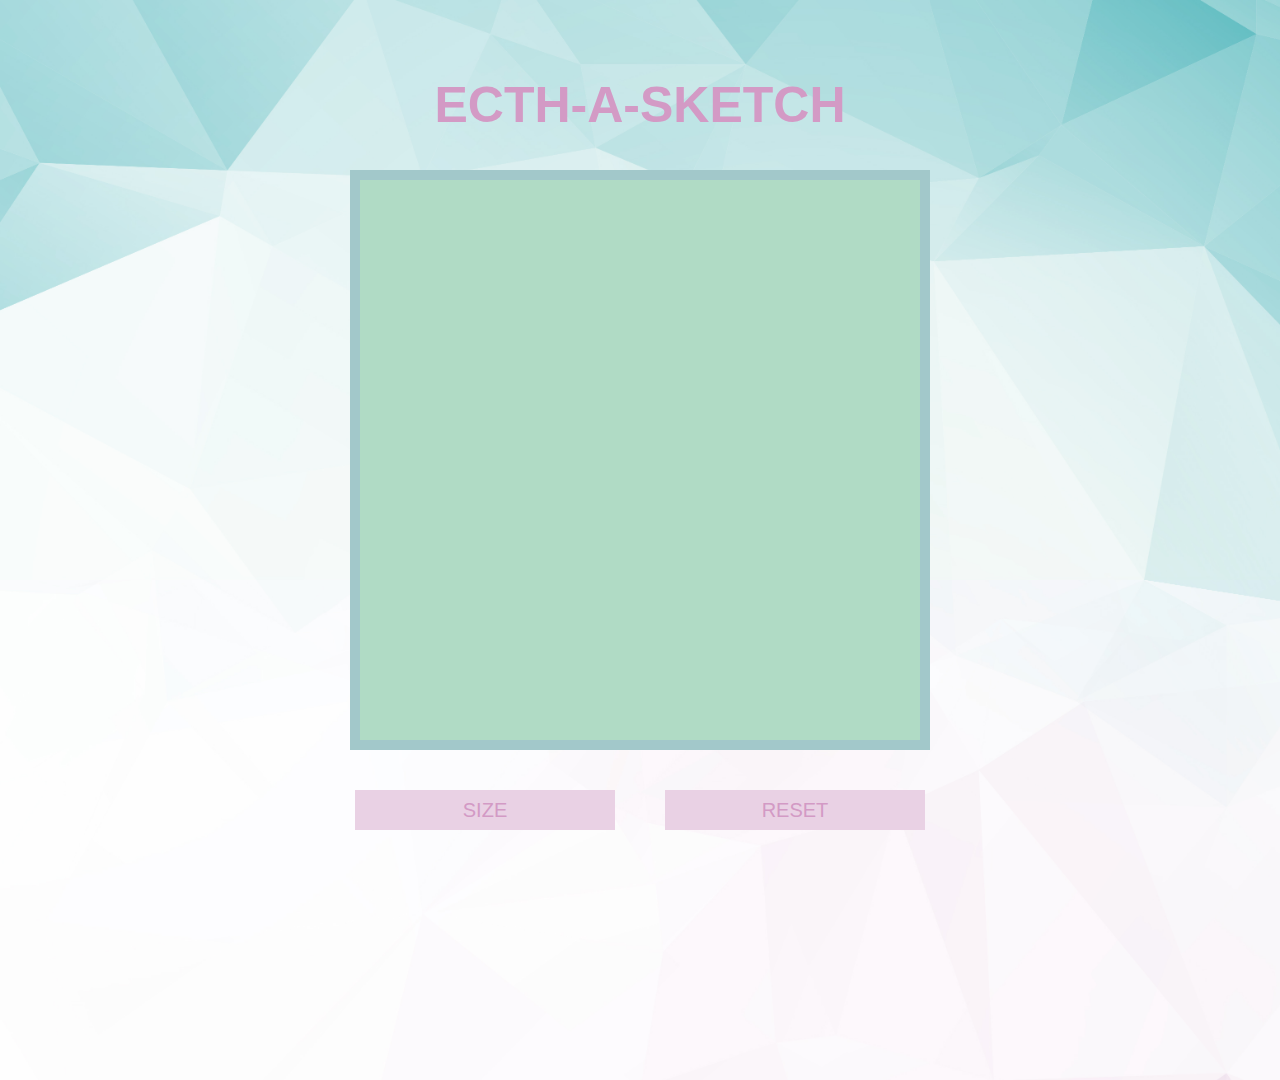
<file: Etch-A-Sketch/index.html>
<!DOCTYPE html>
<html>
	<head>
		<meta charset="utf-8" />
		<meta name="viewport" content="width=device-width, initial-scale=1">
		<link rel="stylesheet" type="text/css" href="reset.css"/>
		<link rel="stylesheet" type="text/css" href="style.css"/>
		<script src="https://ajax.googleapis.com/ajax/libs/jquery/3.2.1/jquery.min.js">
		</script>
		<title>ETCH-A-SKETCH</title>
	</head>
	<body>
		<script type="text/javascript">
			const body = document.querySelector("body");
			
			//add h2 in body 
			const h2 = document.createElement("h2");
			h2.classList.add("title");
			h2.textContent="ECTH-A-SKETCH";
			body.appendChild(h2);
			
			//add container(div) in body
			const container = document.createElement("div");
			container.classList.add("container");
			body.appendChild(container);
			
			// //add pixel boxes (smaller div) in container
			// const pixelBox = document.createElement("div");
			// pixelBox.classList.add("pixel");
			// container.appendChild(pixelBox);
			
			//create four buttons
			const btnContainer = document.createElement("div");
			btnContainer.classList.add("buttonContainer");
			body.appendChild(btnContainer);
			
		
			
			let btnSize = document.createElement("button");
			btnSize.classList.add("btn");
			btnSize.innerHTML="SIZE";
			btnContainer.appendChild(btnSize);
			
		
			let btnReset = document.createElement("button");
			btnReset.classList.add("btn");
			btnReset.innerHTML="RESET";
			btnContainer.appendChild(btnReset);
			
			
			
			let number =10;
			function grid(number){
				for(let i =0;i<number*number;i++){
						let cell = document.createElement("div");
						cell.classList.add("cell");
						container.appendChild(cell);
						console.log(cell.style.width =(container.offsetWidth-20)/number + "px");
						cell.style.height = cell.style.width;
						cell.style.float="left";
						cell.style.backgroundColor="#b0dbc5";
					
				}
					
				sketch();
				
			}
			grid(number);
			
			
			btnReset.addEventListener('click', function(){
				let cell = document.getElementsByClassName("cell");
				
					for(var i = 0; i<cell.length; i++){
						cell[i].style.backgroundColor="#b0dbc5";
					}
			})
			
			let size;
			btnSize.addEventListener('click', function(){
				do{
					 size= prompt("enter the size of your grid. NOTE: size should be greater than zero");	
				}while(parseInt(size)<0);
				clearGrid();
				grid(parseInt(size));
				
			})
			
			function clearGrid(){
				let cell = document.getElementsByClassName("cell");
				for (i=0;i<cell.length;i++)
				    {
				        while (container.hasChildNodes()) {
				            container.removeChild(container.lastChild);
				           }
				    }
			}
			
			
			function sketch(){
				let cell = document.getElementsByClassName('cell');
				for(var i =0; i<cell.length;i++){
				cell[i].addEventListener('mouseover', function(){
					this.style.backgroundColor="#ffe3e1";
				});
			}
			}
			
			
			
			
			
			
			
			
		
			
			
			
		</script>
		
	</body>
</html>
</file>
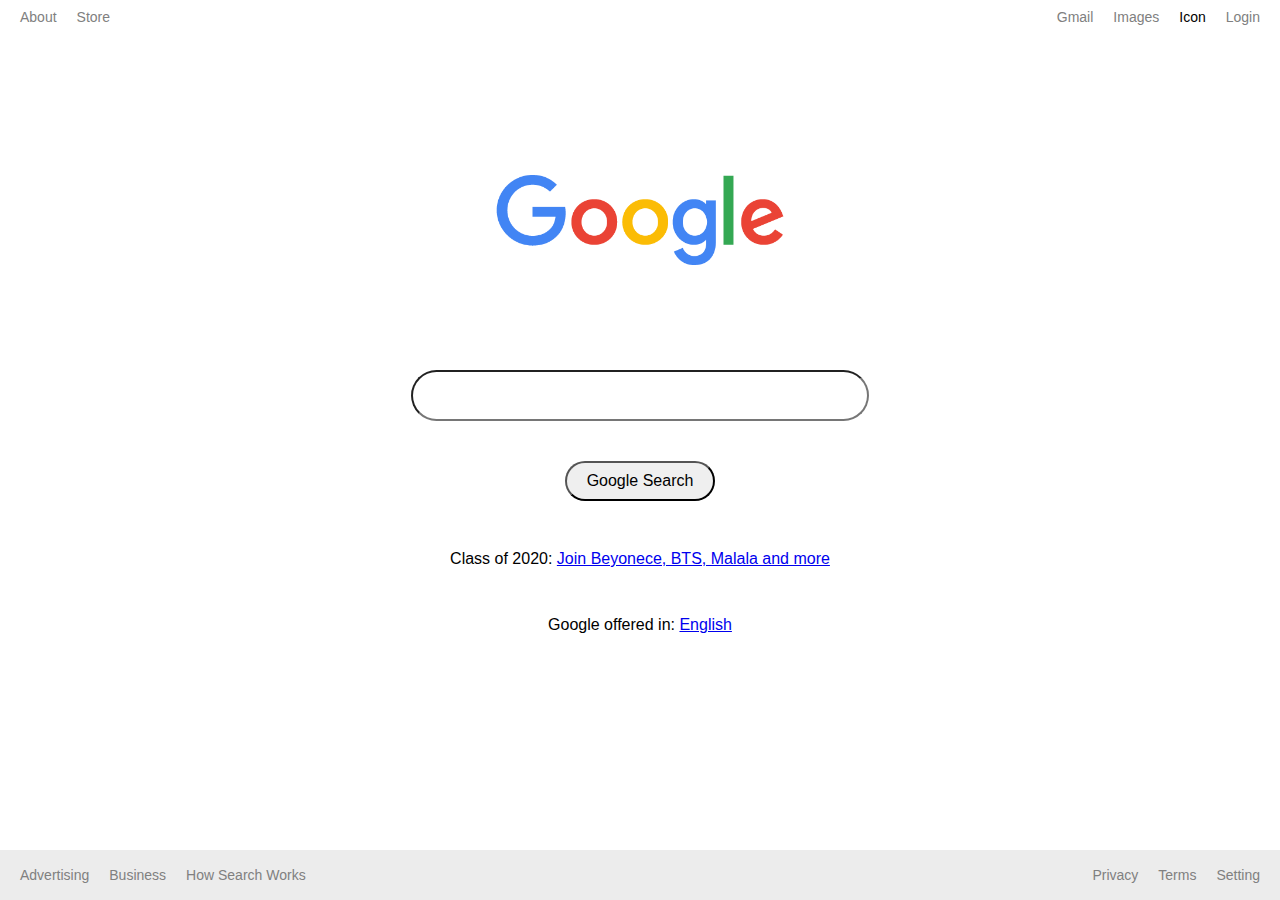
<file: Google-homepage/index.html>
<!DOCTYPE html>
<html>
	<head>
		<meta charset="utf-8" />
		<title>Google</title>
		<link rel="stylesheet" type="text/css" href="reset.css"/>
		<link rel="stylesheet" type="text/css" href="style.css"/>
	</head>
	<body>
		<div class="top">
			<ul class="left">
				<li><a href="#" class="links">About</a></li>
				<li><a href="#" class="links">Store</a></li>
			</ul>
			<ul class="right">
				<li><a href="#" class="links">Gmail</a></li>
				<li><a href="#" class="links">Images</a></li>
				<li>Icon</li>
				<li><a href="#" class="links">Login</a></li>
			</ul>
		</div>
		
		<div class="main">
			<div class="logo">
				<img src="images/google-logo.png" >
			</div>
			<div class="searchbox">
				<input type="text" name="" id="" value="" />
			</div>
			<div class="button">
				<input type="button" value="Google Search">
			</div>
			<p class="classSuggestions">Class of 2020: <a href="#">Join Beyonece, BTS, Malala and more</a></p>
			<p class="translation">
				Google offered in: <a href="#">English</a>
			</p>
		</div>
		
		<div class="footer">
			<ul class="left">
				<li><a href="#" class="links">Advertising</a></li>
				<li><a href="#" class="links">Business</a></li>
				<li><a href="#" class="links">How Search Works</a></li>
			</ul>
			<ul class="right">
				<li><a href="#" class="links">Privacy</a></li>
				<li><a href="#" class="links">Terms</a></li>
				<li><a href="#" class="links">Setting</a></li>
			</ul>
		</div>
	</body>
</html>
</file>
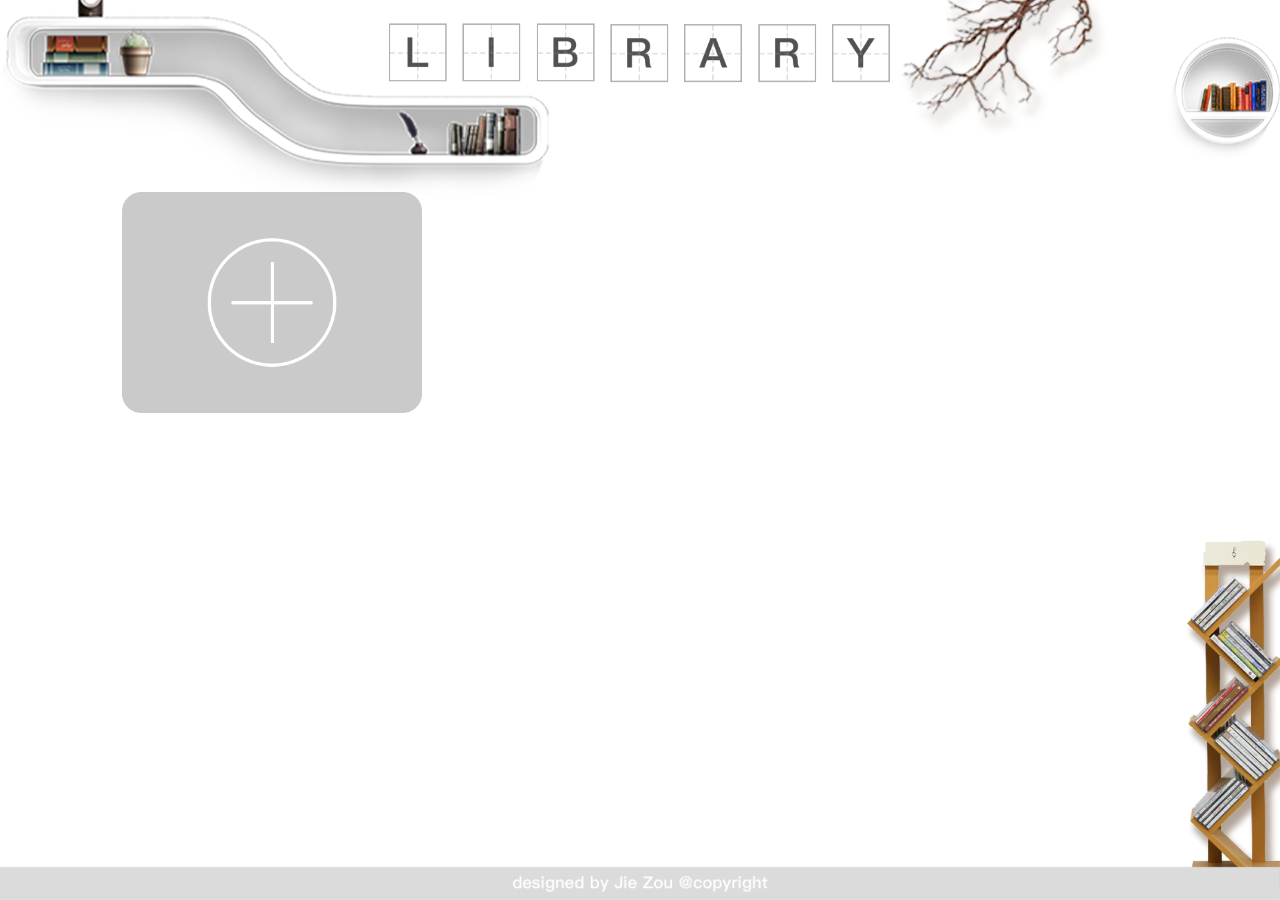
<file: Library/index.html>
<!DOCTYPE html>
<html>
	<head>
		<meta charset="utf-8" />
		<title>Library</title>
		<link rel="stylesheet" type="text/css" href="css/reset.css"/>
		<link rel="stylesheet" type="text/css" href="css/library.css"/>
	</head>
	<body>
		<!-- top -->
		<div class="top">
			<img src="img/toparea.png" alt="">
		</div>
		
		<!-- main -->
		
		<div class="main">
			<!-- <div class="book">
				<div class="left">
					<div class="title">
						<label class="tab">Book:<br></label>
						<label class="content" for="book">The Ugly Duckling</br></label>
					</div>
					
					<div class="author">
						<label class="tab">Author:<br></label>
						<label for="author" class="content">Hans Christian Andersen</br></label>
					</div>
					
					<div class="page">
						<label for="" class="tab">Page:</label>
						<label for="" class="content">32</label>
					</div>
					
				</div><!-- end of left -->
				
				<!-- <div class="right">
					<img src="./img/read_button.png" alt="" class="condition">
					<img src="img/delete.png" alt="" class="delete">
				</div>
			</div> --><!-- end of book --> 
			
			<div class="card">
				<img src="img/add_newbook.png" alt="" id="new">
			</div>
		</div> <!-- end of main -->
		
		
		<div class="bookshelf">
				<img src="img/bookshelf.png" alt="">
		</div>
		
		
		<div id='mask'>
			<div id="close">x</div>
			<div class="formTitle">Add New Book</div>
			
			<form action="" id = "form">
				
				<div class="formContent">
					Book name:<br>
					<input type="text" class="text">
				</div>
				<div class="formContent">
					Author:<br>
					<input type="text" class="text">
				</div>
				<div class="formContent">
					Page:<br>
					<input type="text" class="text">
				</div>
				<div class="formContent">
					Status:
					<div class="img">
						<label class='sta'>READ</label><input type="radio" name="status" id="read" value="read" />
						<label class='sta'>UNREAD</label><input type="radio" name="status" id="unread" value="unread" />
						<!-- <img src="img/read_nor.png" name="status" alt="" class="read">
						<img src="img/unread_nor.png" name="status1" alt="" class="unread"> -->
					</div>
				</div>
				<button type="button" id='submit'>submit</button>
			</form>
		</div>
		<!-- footer -->
		<div class="footer">
			<img src="img/footer_nor.png" >
		</div>
		<script src="js/library.js" type="text/javascript" charset="utf-8"></script>
	</body>
</html>
</file>
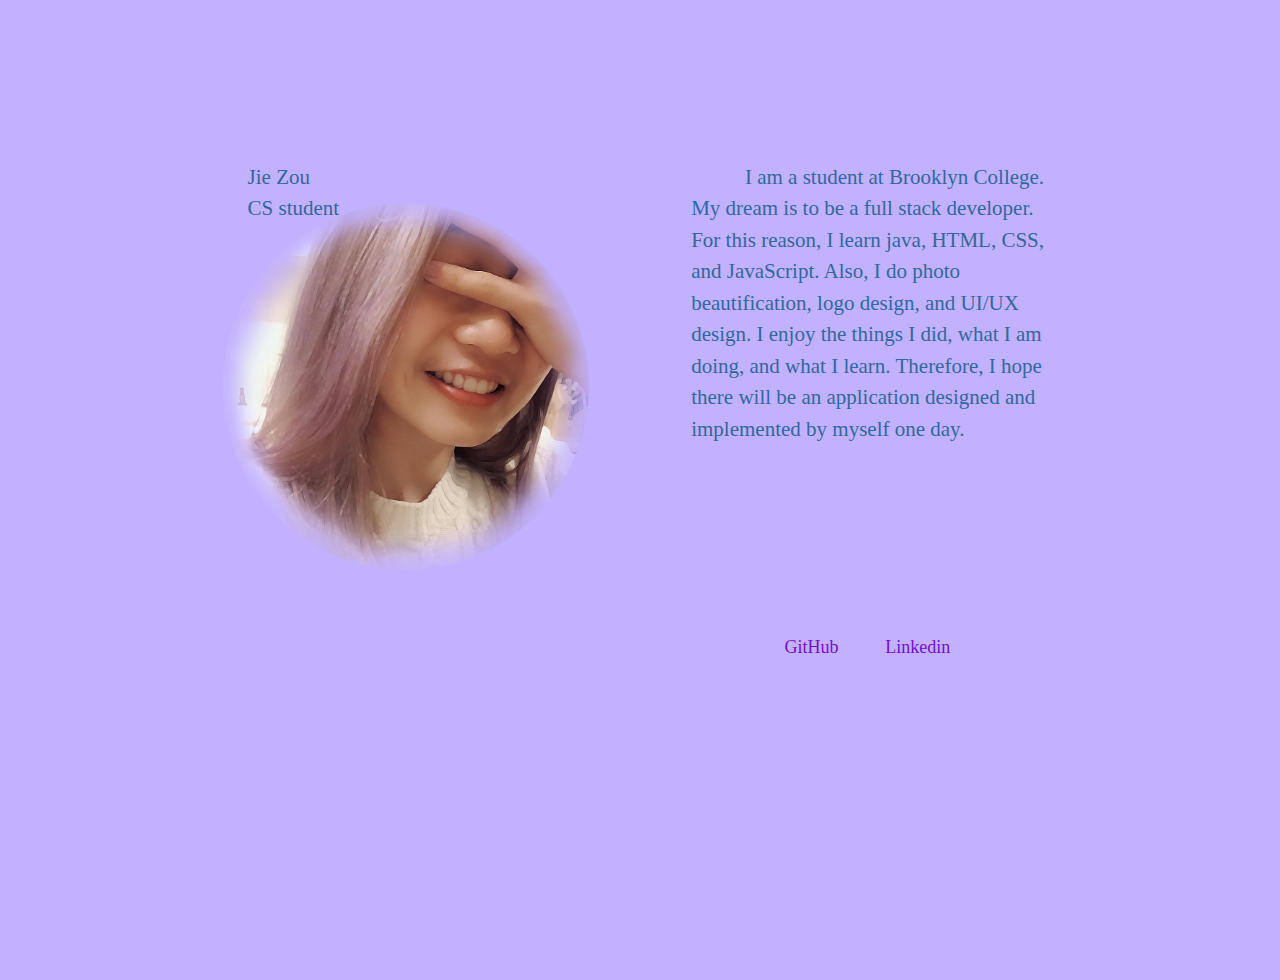
<file: Mini-selfinfo/index.html>
<!!DOCTYPE html>
<html>
	<head>
		<meta charset="utf-8">
		<title>Who AM I</title>
		<link rel="stylesheet" href="reset.css">
		<link rel="stylesheet" href="style.css">
	</head>
	<body>
		<div class="main">
			<div class="images">
				<img src="images/selfie.png" alt="selfie" >
				<h3 class="name">Jie Zou</h3>
				<p class="name">CS student</p>
			</div>
			<div class="content">
				<div class="statement">
					<p>I am a student at Brooklyn College. My dream is to be a full stack developer. For this reason, I learn java, HTML, CSS, and JavaScript. Also, I do photo beautification, logo design, and UI/UX design. I enjoy the things I did, what I am doing, and what I learn. Therefore, I hope there will be an application designed and implemented by myself one day.</p>
				</div>
				<div class="links">
					<ul>
						<li><a href="https://github.com/Sugarcane-svg">GitHub</a></li>
						<li><a href="https://www.linkedin.com/in/jiezou8926/">Linkedin</a></li>
					</ul>
				</div>
			</div>
		</div>
	</body>
</html>
</file>
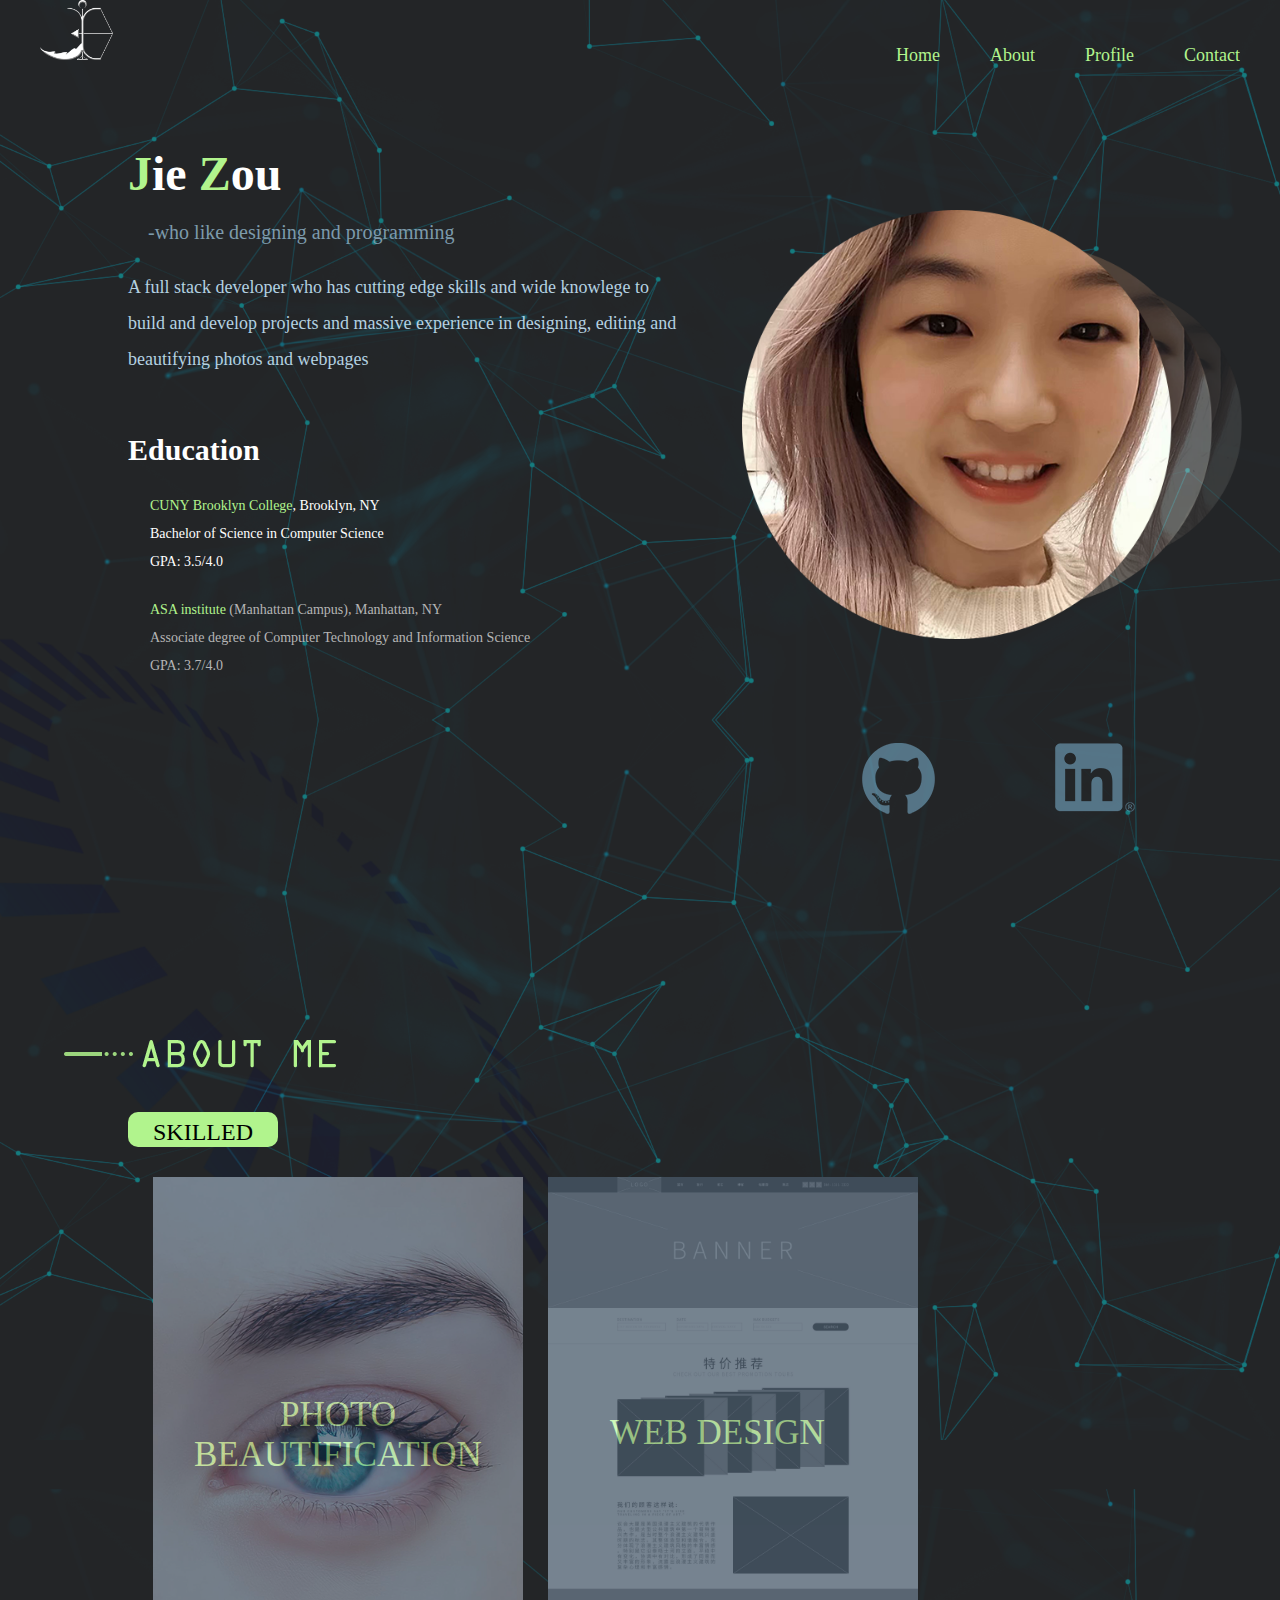
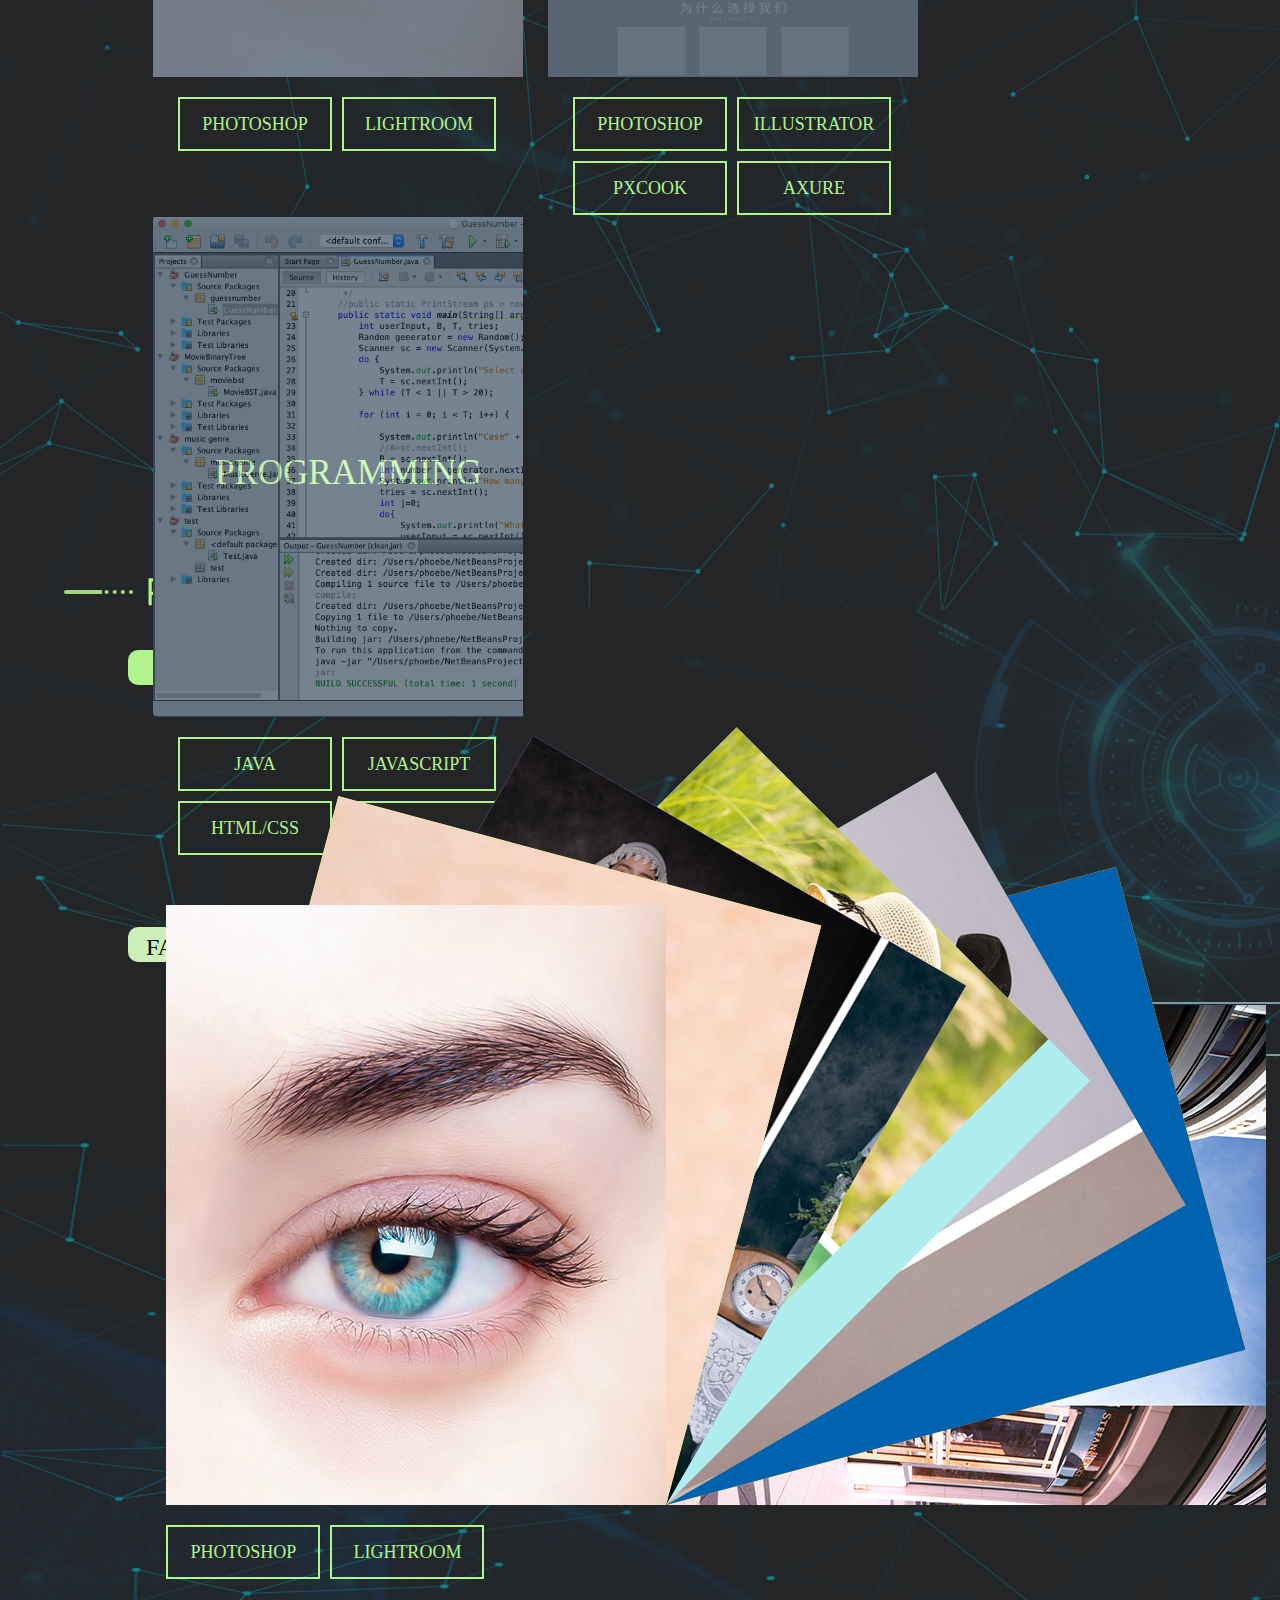
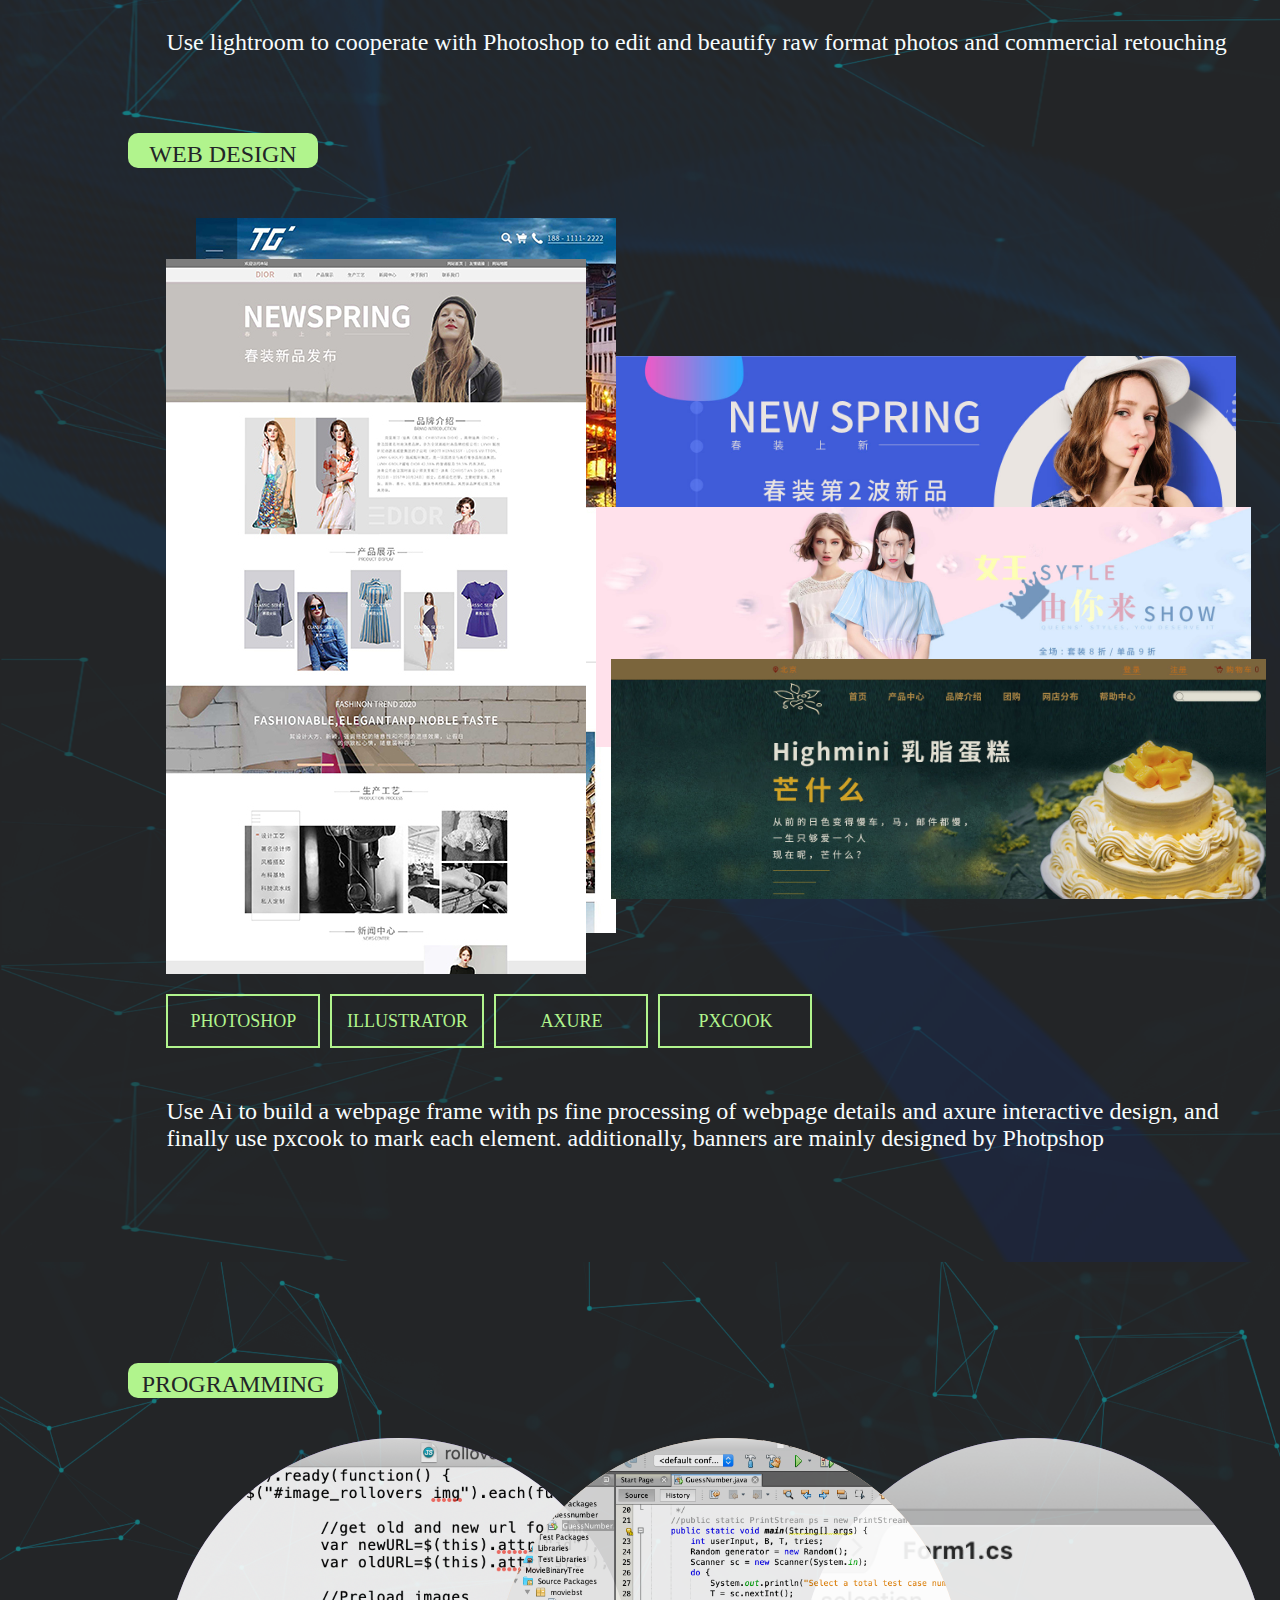
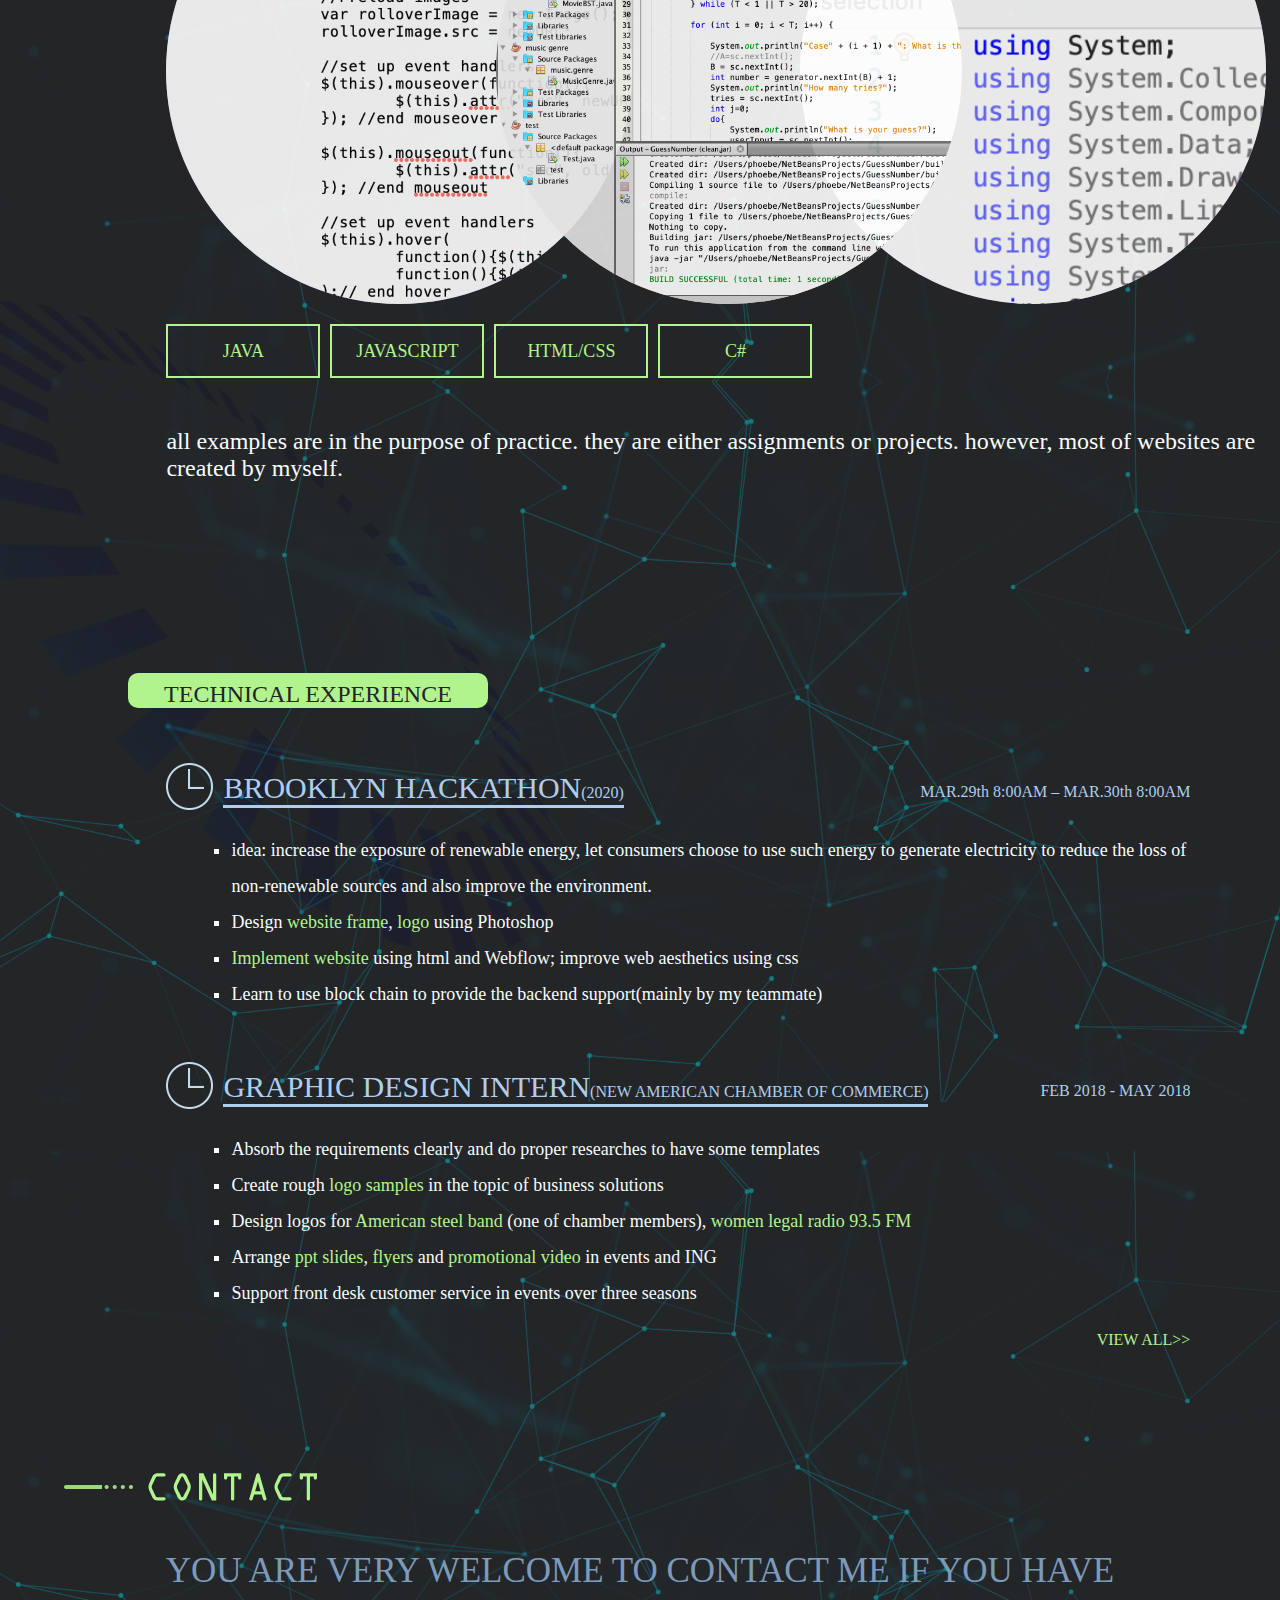
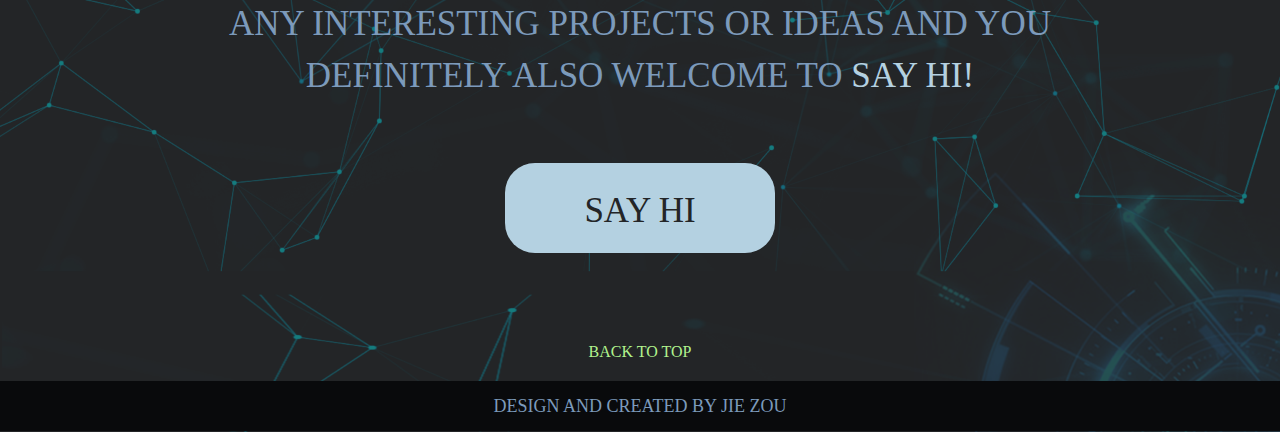
<file: personalWeb-v2/index.html>
<!DOCTYPE html>
<html>
	<head>
		<meta charset="utf-8" />
		<title>Wecome To Jie's Website</title>
		<link rel="stylesheet" type="text/css" href="css/1920style.css"/>
		<link rel="stylesheet" type="text/css" href="css/all.css"/>
	</head>
	<body>
		<!-- homepage -->
		<div class="main">
			
			<!-- logo and navigator -->
			<div class="header">
				<img src="img/logo.png" alt="" class="logo">
				<ul>
					<li><a href="index.html">Home</a></li>
					<li><a href="#aboutme">About</a></li>
					<li><a href="#profile">Profile</a></li>
					<li><a href="#contact">Contact</a></li>
					<!-- <li class="menu_bar"><img src="./img/menu_bottom.png" alt=""></li> -->
				</ul>				
			</div>
			
			<!-- text-area -->
			<div class="main_content">
				<h1><span>J</span>ie <span>Z</span>ou</h1>
				<p class="subDes">-who like designing and programming</p>
				<p class="summary">A full stack developer who has cutting edge skills and wide knowlege to build and develop projects and massive experience in designing, editing and beautifying photos and webpages</p>
				<div class="edu">
					<h3>Education</h3>
					<p><a href="http://www.brooklyn.cuny.edu/">CUNY Brooklyn College</a>, Brooklyn, NY <br/>Bachelor of Science in Computer Science <br/>GPA: 3.5/4.0</p>
					<p class="secondEdu"><a href="https://www.asa.edu/">ASA institute</a> (Manhattan Campus), Manhattan, NY <br/>Associate degree of Computer Technology and Information Science <br/>GPA: 3.7/4.0</p>
				</div>
			</div>
			
			<!-- selfie area -->
			<div class="pic">
				<img src="img/self01.png" alt="" class="self">
				<ul>
					<li><a href="https://github.com/Sugarcane-svg" class="git"><img src="img/GitHub.png" alt=""></a></li>
					<li><a href="https://www.linkedin.com/in/jiezou8926/" class="linkedin"><img src="img/linkedin.png" alt=""></a></li>
					<!-- <li><img src="img/biggerHeart.png" alt=""></li> -->
				</ul>
				<!-- <p>0</p> -->
			</div>
		</div>
		
		<!-- about -->
		
		<div class="about">
			<a name="aboutme" id="name">
			<img class="title" src="img/about_me.png">
			</a>
			<div class="subtitle">
				<p>SKILLED</p>
			</div>

			<div class="skilled">
				<div class="imgAndTag">
					<div class="img">
						<img class="image" src="img/25-商修眼睛.jpg" >
						<div class="ps">
							<p><a href="#beautification">PHOTO BEAUTIFICATION</a></p>
						</div>
						
					</div>
					
					<div class="tags">
						<ul>
							<div class="tag">
								<li>PHOTOSHOP</li>
							</div>
							<div class="tag">
								<li>LIGHTROOM</li>
							</div>
						</ul>
					</div>
				</div>
				
				<div class="imgAndTag">
					<div class="img">
						<img class="webimage" src="img/8_Website-layout.jpg" >
						<div class="ps web">
							<p><a href="#webdesign">WEB DESIGN</a></p>
						</div>
					</div>
					<div class="tagss">
						<ul>
							<div class="tag">
								<li>PHOTOSHOP</li>
							</div>
							<div class="tag">
								<li>ILLUSTRATOR</li>
							</div>
							<div class="tag">
								<li>PXCOOK</li>
							</div>
							<div class="tag">
								<li>AXURE</li>
							</div>
						</ul>
					</div>
				</div>
				
				<div class="imgAndTag">
					<div class="img">
						<img class="image" src="img/Screen%20Shot%202020-04-24%20at%205.54.40%20PM.png" >
						<div class="ps web">
							<p><a href="#programming">PROGRAMMING</a></p>
						</div>
					</div>
					<div class="tagss">
						<ul>
							<div class="tag">
								<li>JAVA</li>
							</div>
							<div class="tag">
								<li>JAVASCRIPT</li>
							</div>
							<div class="tag">
								<li>HTML/CSS</li>
							</div>
							<div class="tag">
								<li>C#</li>
							</div>
						</ul>
					</div>
				</div>
			</div>
			
			<div class="familiar">
				<div class="fa-subtitle">
					<p>FAMILIAR</p>
				</div>
				<ul>
					<div class="fTag">
						<li>WORD</li>
					</div>
					<div class="fTag">
						<li>EXCEL</li>
					</div>
					<div class="fTag">
						<li>POWERPOINT</li>
					</div>
					<div class="fTag">
						<li>ACCESS</li>
					</div>
					<div class="fTag">
						<li>MYSQL</li>
					</div>
					<div class="fTag">
						<li>ASP</li>
					</div>
					<div class="fTag">
						<li>C#</li>
					</div>
					<div class="fTag">
						<li>R</li>
					</div>
				</ul>
			</div>
			
		</div>
		
		<!-- profile -->
		<div class="profile">
			<a name="profile" id="name">
			<!-- photo beautification -->
			<img class="profileTitle" src="img/Profile.png">
			</a>
			<a name="beautification">
			<div class="beautify">
				
					<p>PHOTO BEAUTIFICATION</p>
				
			</div></a>
			
			<div class="beau_presentation">
				<a href="photo_beautification.html"><div class="beau_image">
					<div class="images01"><img src="img/25-商修眼睛.jpg" alt=""></div>
					<div class="images02"><img src="img/27-商修嘴唇.jpg" alt=""></div>
					<div class="images03"><img src="img/14-韩式婚纱照.jpg" alt=""></div>
					<div class="images04"><img src="img/15-日系草地.jpg" alt=""></div>
					<div class="images05"><img src="img/19-中国风工笔画.jpg" alt=""></div>
					<div class="images06"><img src="img/9-最美证件照，形象照.jpg" ></div>
					<div class="images07"><img src="img/18-北欧ins.jpg" ></div>
				</div></a>
				<div class="beau_tags">
					<ul class="tags">
						<div class="tag">
							<li>PHOTOSHOP</li>
						</div>
						<div class="tag">
							<li>LIGHTROOM</li>
						</div>
						<!-- <div class="like">
							<li class="count">0</li>
						</div>
						<div class="like">
							<li><img src="img/heart.png" alt=""></li>
						</div> -->
					</ul>
				</div>
				<p class="description">Use lightroom to cooperate with Photoshop to edit and beautify 
raw format photos and commercial retouching</p>
			</div>
			
			
			<!-- web design -->
			<div class="webDesign"><a name="webdesign">
				<div class="web">
					<p>WEB DESIGN</p>
				</div></a>
				<div class="web_presentation">
					<div class="web_image">
	
						<div class="web01"><img class="weblayout" src="img/14_NormalWebsite.jpg" ></div>
						<div class="web02"><img class="weblayout" src="img/10_iPadWebsite.jpg" ></div>
						
						<div class="banner01"><img class="bannerdispay"src="img/图层1_57.jpg" ></div>
						<div class="banner02"><img class="bannerdispay"src="img/2_banner设计.jpg" ></div>
						<div class="banner03"><img class="bannerdispay"src="img/图层1_72.jpg" ></div>
						
					</div>
					<div class="web_tags">
						<ul class="tags">
							<div class="tag">
								<li>PHOTOSHOP</li>
							</div>
							<div class="tag">
								<li>ILLUSTRATOR</li>
							</div>
							<div class="tag">
								<li>AXURE</li>
							</div>
							<div class="tag">
								<li>PXCOOK</li>
							</div>
							<!-- <div class="like">
								<li class="count">0</li>
							</div>
							<div class="like">
								<li><img src="img/heart.png" alt=""></li>
							</div> -->
						</ul>
					</div>
					<p class="description">Use Ai to build a webpage frame with ps fine processing of webpage details and axure interactive design, and finally use pxcook to mark each element. additionally, banners are mainlydesigned by Photpshop</p>
				</div>
			</div>
		
			<!-- programming -->
			<div class="programming">
				<a name="programming">
				<div class="program">
					<p>PROGRAMMING</p>
				</div></a>
				<div class="program_presentation">
					<div class="program_image">
						<div class="imagebox01"><a href="rollover.html"><img src="img/js.png" ></a></div>
						<div class="imagebox02"><a href="https://github.com/Sugarcane-svg"><img src="img/Screen%20Shot%202020-04-24%20at%205.54.40%20PM.png" ></a></div>
						<div class="imagebox03"><img src="img/c%23.png" ></div>
					</div>
					<div class="program_tags">
						<ul class="tags">
							<div class="tag">
								<li>JAVA</li>
							</div>
							<div class="tag">
								<li>JAVASCRIPT</li>
							</div>
							<div class="tag">
								<li>HTML/CSS</li>
							</div>
							<div class="tag">
								<li>C#</li>
							</div>
							<!-- <div class="like">
								<li class="count">0</li>
							</div>
							<div class="like">
								<li><img src="img/heart.png" alt=""></li>
							</div> -->
						</ul>
					</div>
				<p class="description">all examples are in the purpose of practice. they are eitherassignments or projects. however, most of websites are created by myself.</p>
				</div>
			</div>
		
			<!-- technical experience -->
			<div class="technicalExperience">
				<a name="experience">
				<div class="technical">
					<p>TECHNICAL EXPERIENCE</p>
				</div></a>
				<div class="experience_content">
					<div class="project01">
						<ul class="name">
							<div class="projectTitle">
								<li class="clock"><img src="img/clock.png" alt=""></li>
								<li class="projectName">BROOKLYN HACKATHON<span class="small">(2020)</span></li>
							</div>
							<div class="projectTime">
								<li class="time">MAR.29th 8:00AM – MAR.30th 8:00AM</li>
							</div>
						</ul>
						
						<ul class="project_detail">
							<li>idea: increase the exposure of renewable energy, let consumers choose to use such energy to generate electricity to reduce the loss of non-renewable sources and also improve the environment.</li>
							<li>Design <span class="focus">website frame</span>, <span class="focus">logo</span> using Photoshop</li>
							<li><span class="focus">Implement website</span> using html and Webflow; improve web aesthetics using css</li>
							<li>Learn to use block chain to provide the backend support(mainly by my teammate)</li>
						</ul>
					</div>
					
					<div class="project02">
						<ul class="name">
							<div class="projectTitle">
								<li class="clock"><img src="img/clock.png" alt=""></li>
								<li class="projectName">GRAPHIC DESIGN INTERN<span class="small">(NEW AMERICAN CHAMBER OF COMMERCE)</span></li>
							</div>
							<div class="projectTime">
								<li class="time">FEB 2018 - MAY 2018</li>
							</div>
						</ul>
						<ul class="project_detail">
							<li>Absorb the requirements clearly and do proper researches to have some templates</li>
							<li>Create rough <span class="focus">logo samples</span> in the topic of business solutions</li>
							<li>Design logos for <span class="focus">American steel band</span> (one of chamber members), <span class="focus">women legal radio 
93.5 FM</span></li>
							<li>Arrange <span class="focus">ppt slides</span>, <span class="focus">flyers</span> and <span class="focus"><a href="https://www.instagram.com/p/BgPwoIChZsd/?igshid=6nlqh6x0txwi">promotional video</a></span> in events and ING</li>
							<li>Support front desk customer service in events over three seasons</li>
						</ul>
						<a class="view" href="viewAll.html">VIEW ALL>></a>
					</div>
				</div>
			</div>
			
		</div>
	
		<!-- contact -->
		<div class="contact">
			<a name="contact" id="name">
			<div class="contact_title">
				<img src="img/contact.png" >
			</div>
			</a>
			<div class="contact_content">
				<p>YOU ARE VERY WELCOME TO CONTACT ME IF YOU HAVE ANY INTERESTING PROJECTS OR IDEAS AND YOU DEFINITELY ALSO WELCOME TO <span class="sayhi">SAY HI!</span></p>
			</div>
			<div class="hi">
				<p><a href="mailto:jzou89260@gmail.com" id="mail">SAY HI</a></p> 
			</div>
			
			
		</div>
		<div class="gotop">
			<a href="index.html">BACK TO TOP</a>
		</div>
		<!-- footer -->
		<div class="footer">
			<p>DESIGN AND CREATED BY JIE ZOU</p>
		</div>
	
	</body>
</html>
</file>
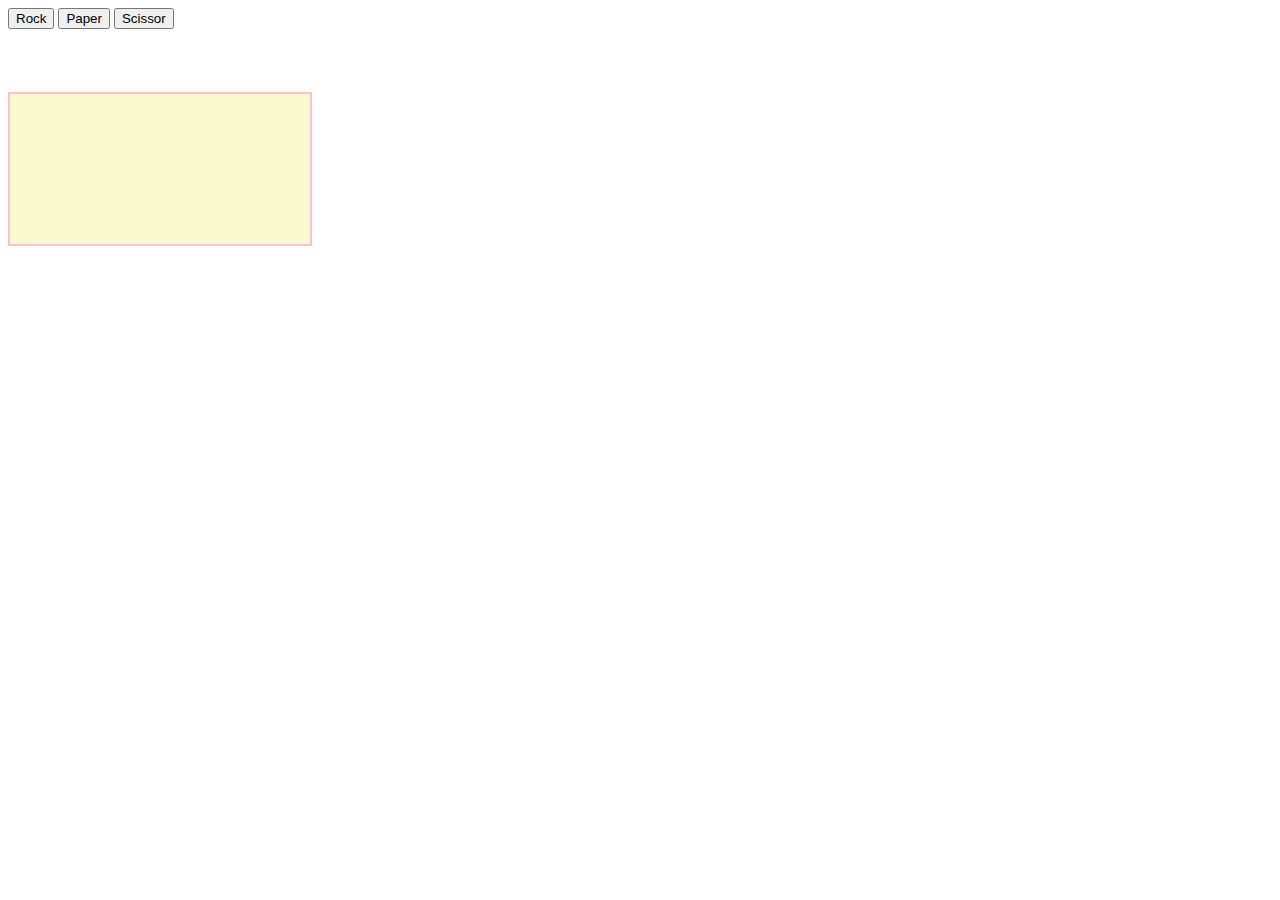
<file: Rock-Paper-Scissor-v2/index.html>
<!DOCTYPE html>
<html>
	<head>
		<meta charset="utf-8" />
		<meta name="viewport" content="width=device-width, initial-scale=1">
		<title>UI_rock_paper_scissor</title>
	</head>
	<body>
		<div class="container">
			<button type="button" id="1">Rock</button>
			<button type="button" id="2">Paper</button>
			<button type="button" id="3">Scissor</button>
		</div>
		<script>
			var arr=["Rock","Paper","Scissor"];
			let winCount=loseCount=0;
			function computerPlay(){
				var i;
				i = Math.floor(Math.random()*(3-0));
				return arr[i].toLowerCase();
			}
			function playRound(playerSelection, computerSelection){
				if(computerSelection ==="rock"){
					if(playerSelection.toLowerCase() === "paper"){
						winCount++;
						return win(playerSelection,computerSelection);
					}else if(computerSelection===playerSelection.toLowerCase()){
						return "dogfall";
					}else{
						loseCount++;
						return lose(playerSelection,computerSelection);
					}
				}else if(computerSelection==="paper"){
					if(playerSelection.toLowerCase() === "scissor"){
						winCount++;
						return win(playerSelection,computerSelection);
					}else if(computerSelection===playerSelection.toLowerCase()){
						return "dogfall";
					}else{
						loseCount++;
						return lose(playerSelection,computerSelection);
					}
				}else if(computerSelection==="scissor"){
					if(playerSelection.toLowerCase() === "rock"){
						winCount++;
						return win(playerSelection,computerSelection);
					}else if(computerSelection===playerSelection.toLowerCase()){
						return "dogfall";
					}else{
						loseCount++;
						return lose(playerSelection,computerSelection);
					}
				}
			}
			
			function help(){
				return "You can pick one of choices from 'rock', 'paper', 'scissor' and computer will do it as well.\nYou will get result in console screen about 5 rounds";
			}
			function win(player, computer){
				return "You win! "+player+" beats "+computer;
			}
			function lose(player, computer){
				return "You lose! "+computer+" beats "+player;
			}
			
			//code added after first version of the game
			
			var computerSelection = computerPlay();
			// console.log(computerSelection);
			const btns = document.querySelectorAll("button");
			btns.forEach((button)=>{
				button.addEventListener('click',function(){
					result.textContent=playRound(button.innerHTML, computerSelection);
				});
			});
			
			
			//create div to display result instead of console screen
			const display = document.createElement('div');
			const result = document.createElement("p");
			result.classList.add("result");
			display.style.cssText='height:150px; width:300px; border:2px solid pink; background-color:lightgoldenrodyellow; margin-top: 5%';
			const body = document.querySelector('body');
			body.appendChild(display);
			display.appendChild(result);
			
			// function games(){
			// 	let numberOfGames = prompt("how many games you want to play with me?");
			// 	numberOfGames=parseInt(numberOfGames);
			// 	var computerSelection;
			// 	for(let i=0;i<numberOfGames;i++){
			// 		computerSelection = computerPlay();
			// 		console.log(computerSelection);
			// 		const btns = document.querySelectorAll("button");
			// 		btns.forEach((button)=>{
			// 			button.addEventListener('click',function(){
			// 				result.textContent=playRound(button.innerHTML, computerSelection);
			// 			});
			// 		});
			// 	}
			// }
			
			// games();
			
			
			
		</script>
	</body>
</html>
</file>
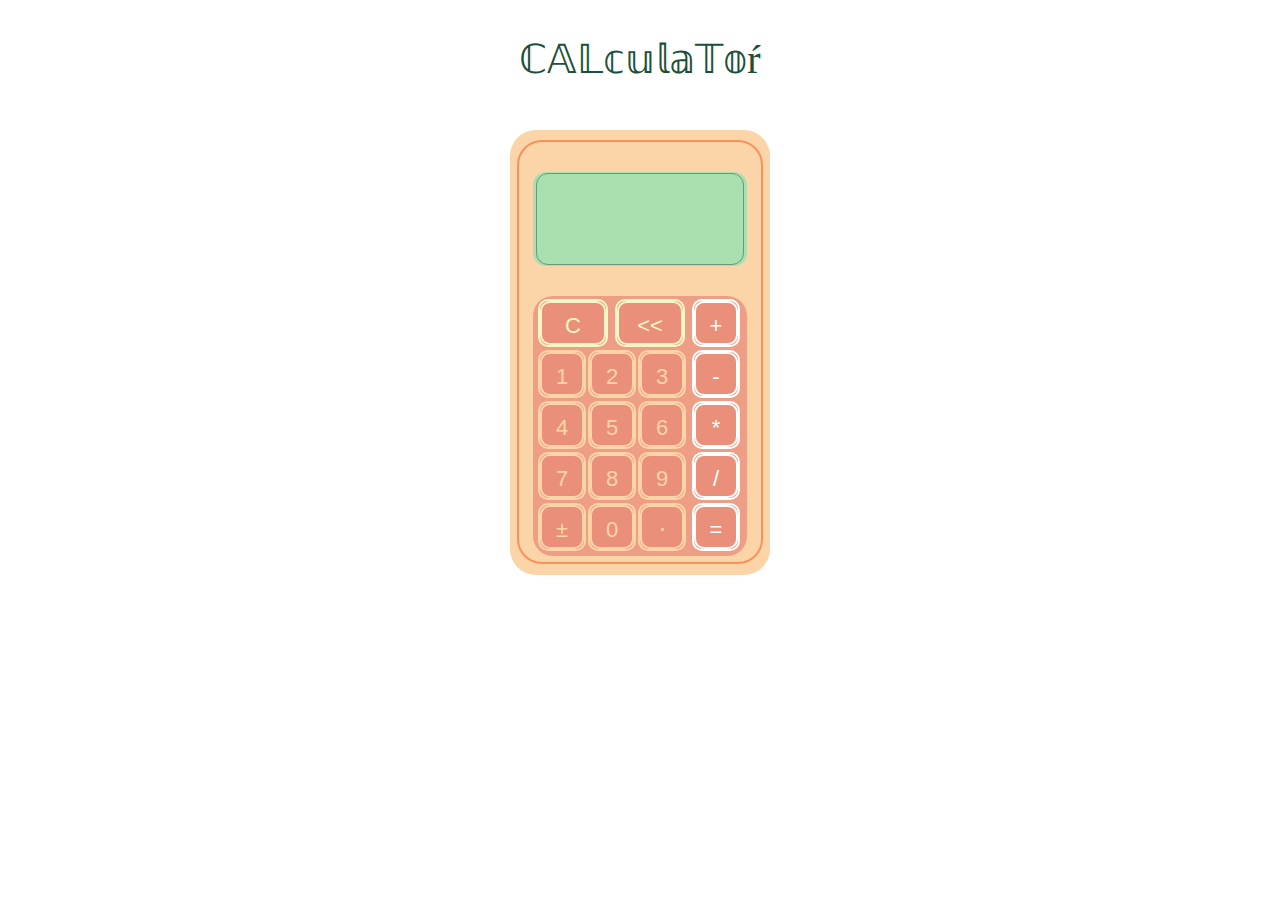
<file: Calculator/calculator.html>
<!DOCTYPE html>
<html>
	<head>
		<meta charset="utf-8" />
		<meta name="viewport" content="width=device-width, initial-scale=1">
		<link rel="stylesheet" type="text/css" href="css/reset.css"/>
		<link rel="stylesheet" type="text/css" href="css/style.css"/>
		
		
		<title>Calculator</title>
	</head>
	<body>
		<div class="title">
			<h2>&Copf;&Aopf;&Lopf;&copf;&uopf;&lopf;&aopf;&Topf;&oopf;&racute;</h3>
		</div>
		<div class="cal-module">
			<div class="cal-content">
				<div class="display-module">
					<div class="display-content">
						<div>
							<p id="all"></p>
						</div>
						<div>
							<p id="single"></p>
						</div>
					</div>	
				</div>
			
				<div class="button-container">
					<div class="operand">
						<div class="tools">
							<button id="clear" type="button">C</button>
						</div>
						<div class="tools">
							<button id="back" type="button">&lt;&lt;</button>
						</div>
						<div class="numbers">
							<div class="integer">
								<button type="button" class="int">1</button>
							</div>
							<div class="integer">
								<button type="button" class="int">2</button>
							</div>
							<div class="integer">
								<button type="button" class="int">3</button>
							</div>
							<div class="integer">
								<button type="button" class="int">4</button>
							</div>
							<div class="integer">
								<button type="button" class="int">5</button>
							</div>
							<div class="integer">
								<button type="button" class="int">6</button>
							</div>
							<div class="integer">
								<button type="button" class="int">7</button>
							</div>
							<div class="integer">
								<button type="button" class="int">8</button>
							</div>
							<div class="integer">
								<button type="button" class="int">9</button>
							</div>
							<div class="integer">
								<button type="button" id="sign">&plusmn;</button>
							</div>
							<div class="integer">
								<button type="button" class="int">0</button>
							</div>
							<div class="integer">
								<button type="button" id="dot">&sdot;</button>
							</div>
						</div>
					</div>
					<div class="operator">
						<div class="charactors">
							<button type="button" class='op'>&plus;</button>
						</div>
						<div class="charactors">
							<button type="button" class='op'>-</button>
						</div>
						<div class="charactors">
							<button type="button" class='op'>&ast;</button>
						</div>
						<div class="charactors">
							<button type="button" class='op'>&sol;</button>
						</div>
						<div class="charactors">
							<button type="button" class = 'op' id="equal">&equals;</button>
						</div>
					</div>
				
				</div>
			
			
			</div>
		</div>
		<script type="text/javascript" src="calculator.js"></script>
	</body>
</html>
</file>
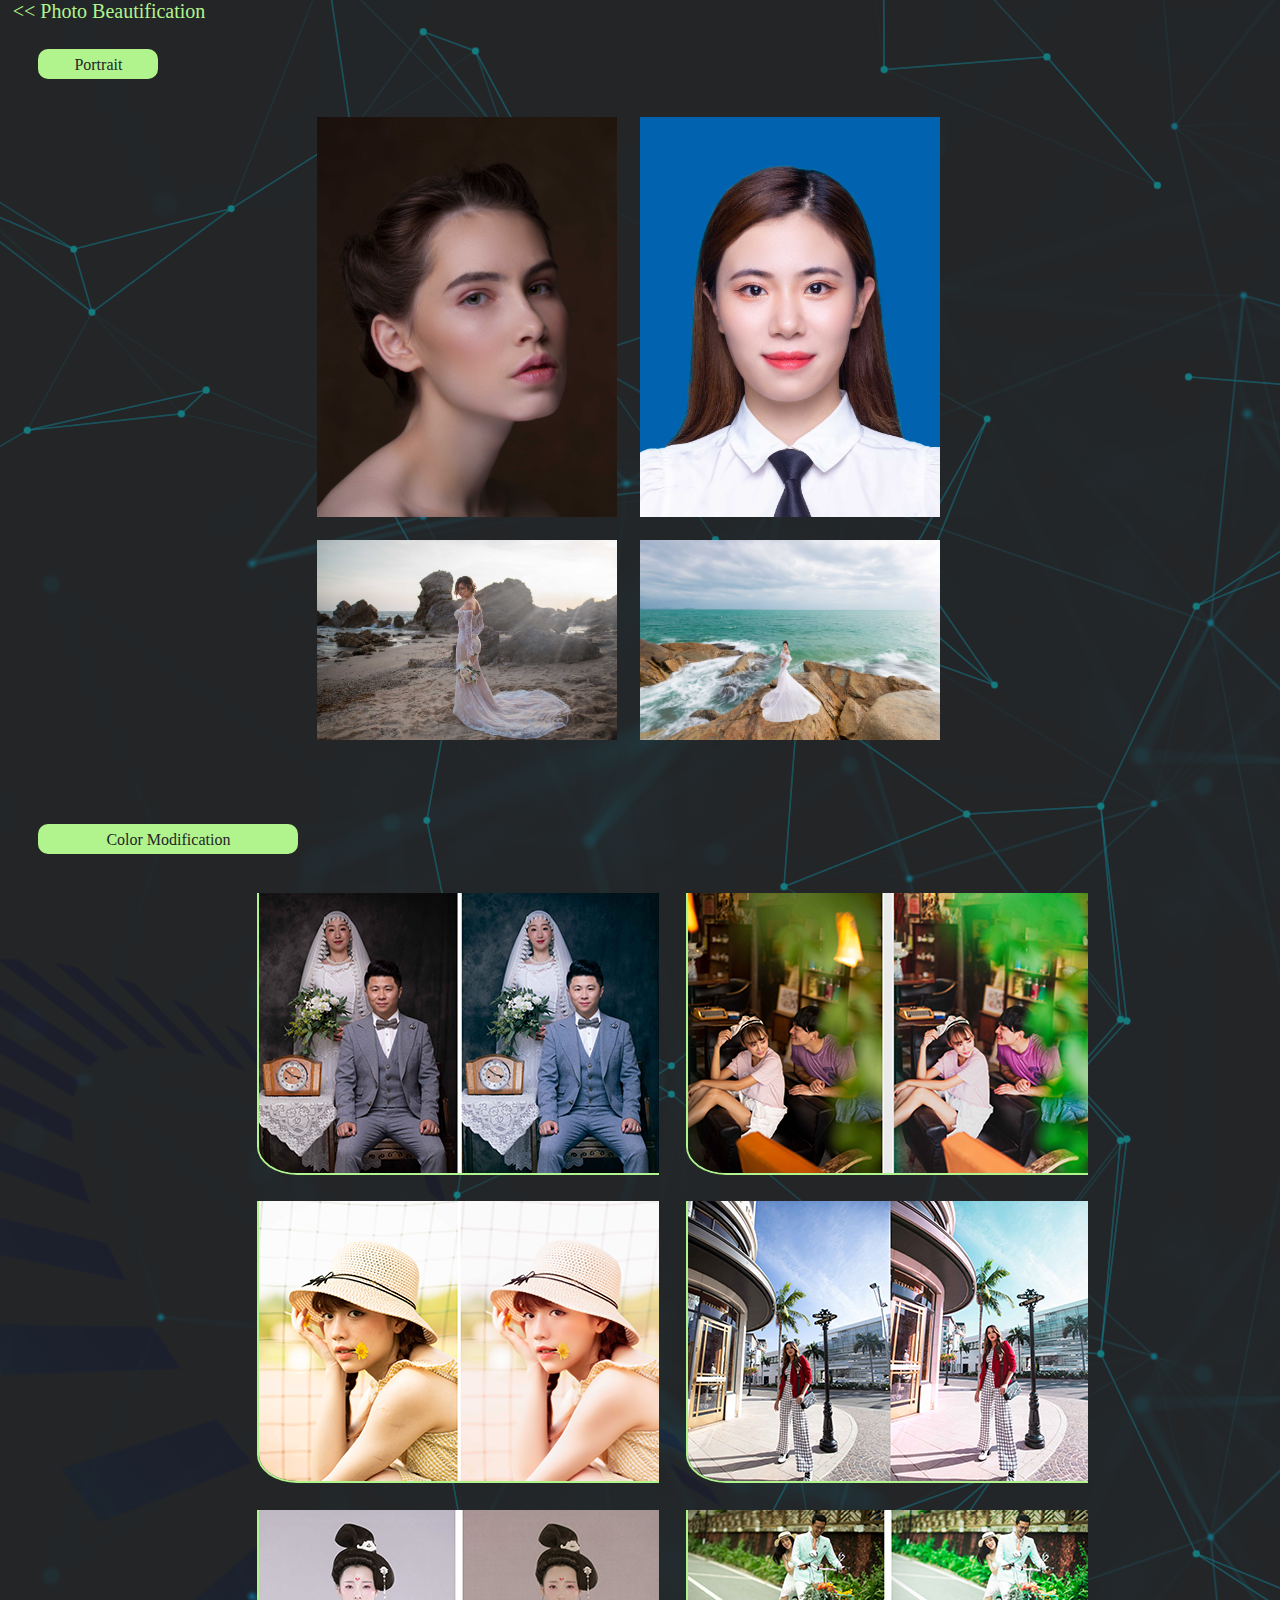
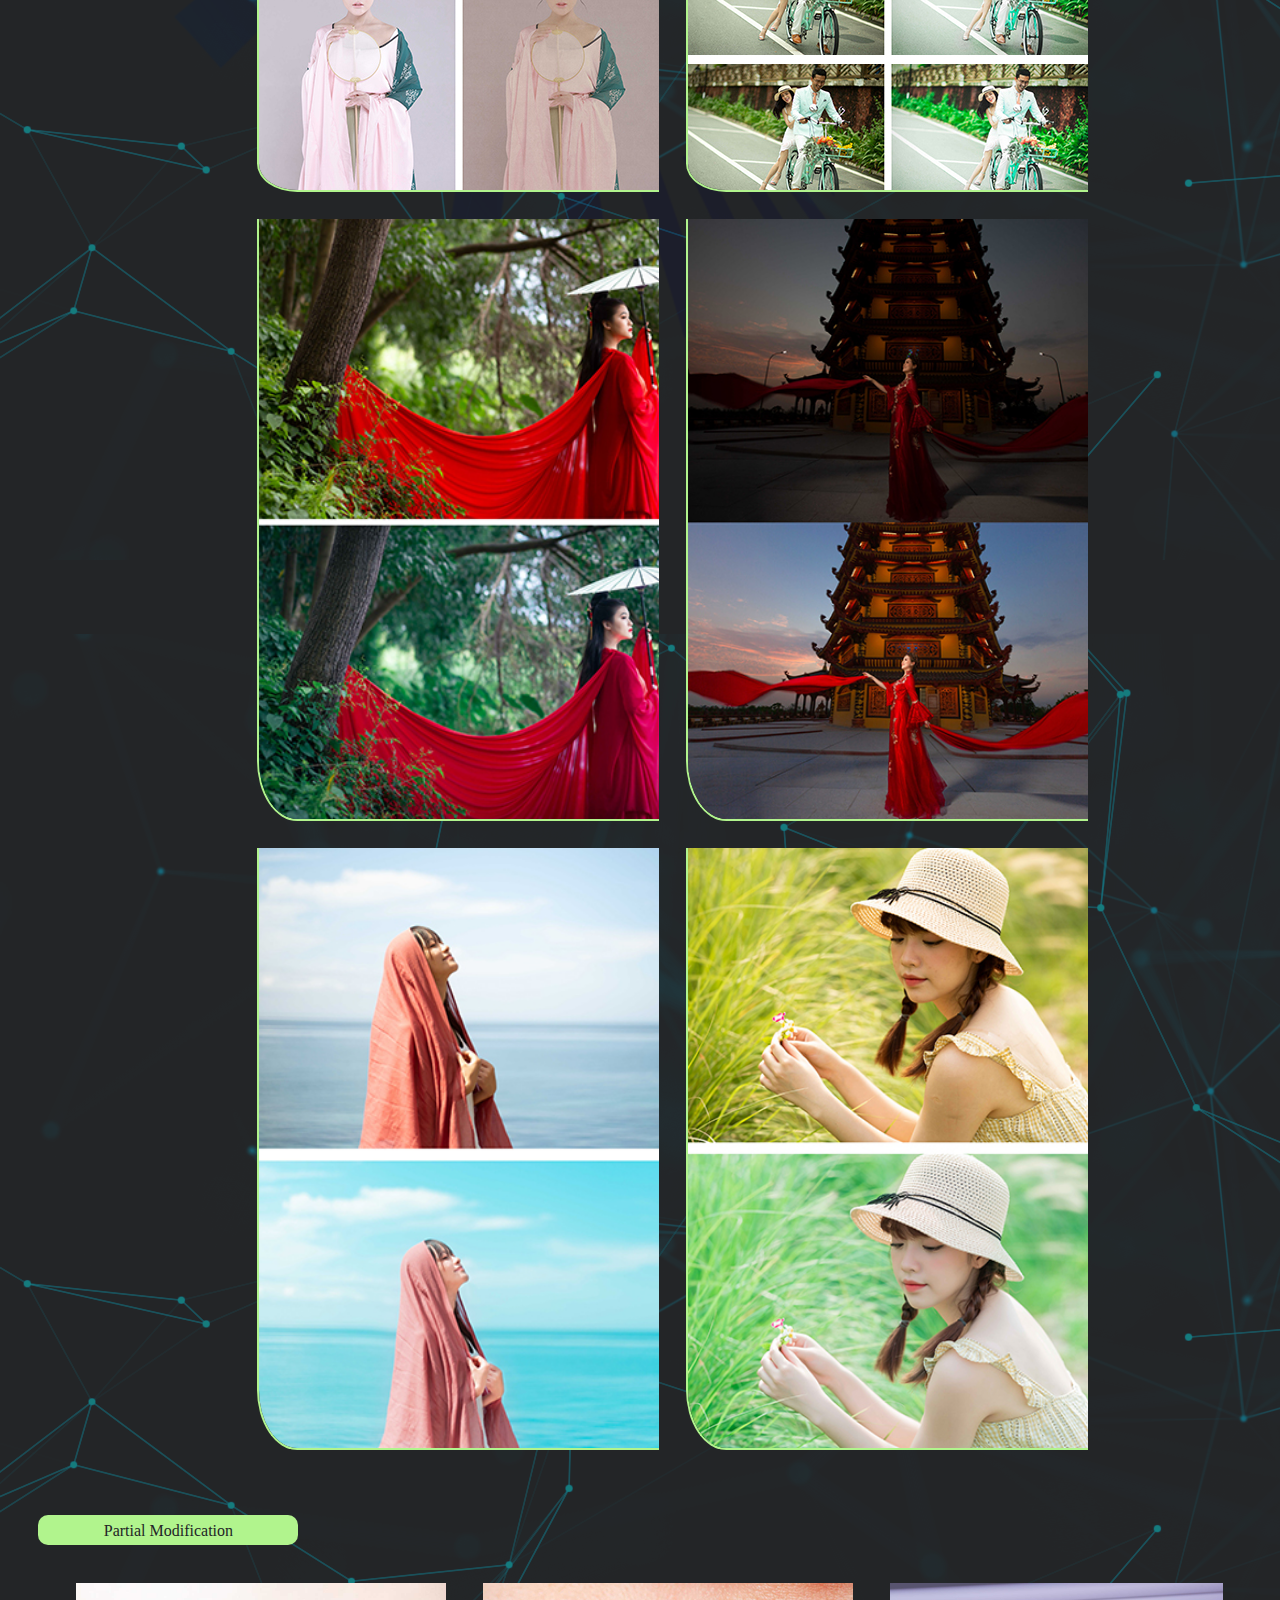
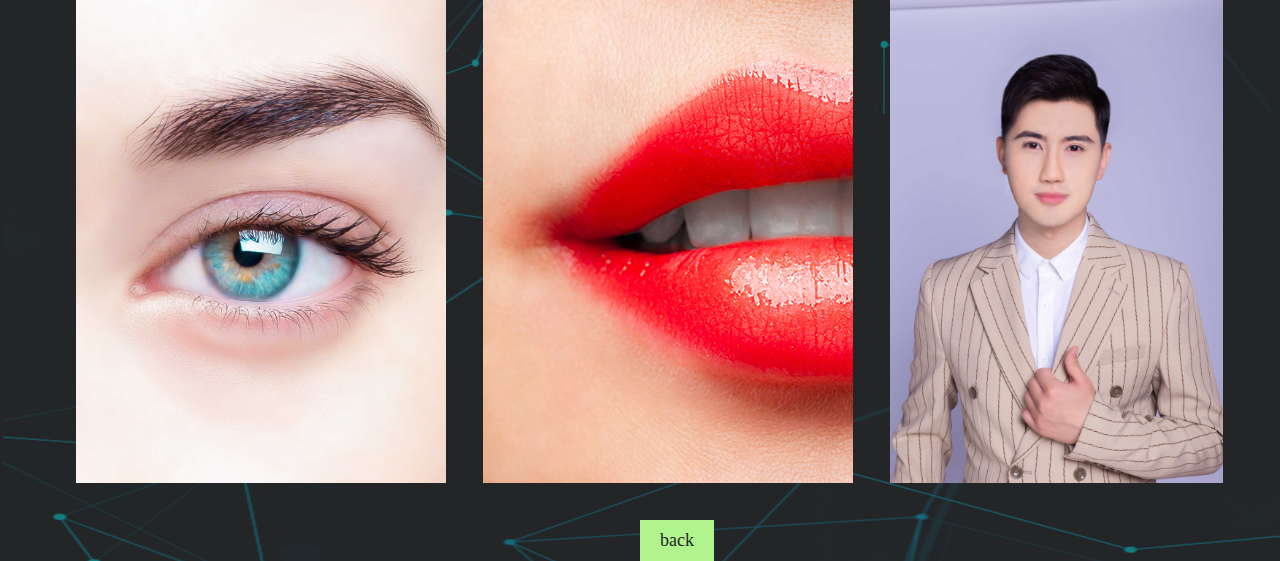
<file: personalWeb-v2/photo_beautification.html>
<!DOCTYPE html>
<html>
	<head>
		<meta charset="utf-8">
		<title>Photo Beautification</title>
		<link rel="stylesheet" type="text/css" href="css/beautification.css"/>
	</head>
	<body>
		<a class="title" href="index.html#beautification">&lt;&lt;&nbsp;Photo Beautification</a>
		<div class="portrait">
			<div class="subtitle short"><p>Portrait</p></div>
			
			<div class="image_bigbox1">
				<div class="image_box1">
					<img src="img/photo_beau/5-瑕疵.jpg" >
				</div>
				<div class="image_box1">
					<img src="img/photo_beau/9-最美证件照，形象照.jpg" >
				</div>
				<div class="image_box1">
					<img src="img/photo_beau/22-风光人像丁达尔.jpg" >
				</div>
				<div class="image_box1">
					<img src="img/photo_beau/23-海景人像.jpg" >
				</div>
			</div>
		</div>
		
		<div class="color_modulation">
			<div class="subtitle"><p>Color Modification</p></div>
			
			<div class="image_bigbox2">
				<div class="horizontal">
					<div class="image_box2">
						<img src="img/photo_beau/14-韩式婚纱照.jpg" >
					</div>
					<div class="image_box2">
						<img src="img/photo_beau/16-复古室内.jpg" >
					</div>
					<div class="image_box2">
						<img src="img/photo_beau/17-少女系.jpg" >
					</div>
					<div class="image_box2">
						<img src="img/photo_beau/18-北欧ins.jpg" >
					</div>
					<div class="image_box2">
						<img src="img/photo_beau/19-中国风工笔画.jpg" >
					</div>
					<div class="image_box2">
						<img src="img/photo_beau/16-复古室外.jpg" >
					</div>
				</div>
				<div class="vertical">
					<div class="image_box2">
						<img src="img/photo_beau/20-秀禾服.jpg" >
					</div>
					<div class="image_box2">
						<img src="img/photo_beau/20-秀禾服2.jpg" >
					</div>
					<div class="image_box2">
						<img src="img/photo_beau/15-日系海边.jpg" >
					</div>
					<div class="image_box2">
						<img src="img/photo_beau/15-日系草地.jpg" >
					</div>
				</div>
			</div>
		</div>
		
		<div class="partial_modification">
			<div class="subtitle"><p>Partial Modification</p></div>
			<div class="image_bigbox3">
				<div class="image_box3">
					<img src="img/photo_beau/25-商修眼睛.jpg" >
				</div>
				
				<div class="image_box3">
					<img src="img/photo_beau/27-商修嘴唇.jpg" >
				</div>
				<div class="image_box3">
					<img src="img/photo_beau/26-鼻子+苹果肌.jpg" >
				</div>
			</div>
		</div>
		<a href="index.html#beautification" class="back">back</a>
	</body>
</html>
</file>
<file: Etch-A-Sketch/style.css>
body{
	/* width: 100%; */
	height: 1000px;
	font-family: "Arial";
	background: url(images/background.jpg);
	background-size:cover;
	background-repeat: no-repeat;
}

.title{
	color:#d39ac5;
	font-weight: 550;
	font-size: 50px;
	margin-top: 80px;
	margin-bottom: 40px;
	text-align: center;
}
.container{
	width: 560px;
	height: 560px;
	border:10px solid #a2c8ca;
	margin:0 auto 40px;
	overflow: hidden;
}
.buttonContainer{
	width: 620px;
	height: 100px;
/* 	border:1px solid black; */
	margin:0 auto;
}
.buttonContainer .btn{
	width: 260px;
	height: 40px;
	color: #d39ac5;
	font-size: 20px;
	background-color: #e9d1e4;
	border: none;
	margin-right: 25px;
	margin-left: 25px;
	margin-bottom: 20px;
}
.container .pixel{
	border:0.5px solid white/* #e882b0 */;
	background-color:#8dcbce;
	float:left;
}
</file>
<file: Google-homepage/style.css>
body{
	font-family: arial,sans-serif;
}
.top{
	overflow: hidden;
	font-size: 14px;
	margin-top: 10px;
	/* border:1px solid red; */
	height: 30px;
}
.footer{
	overflow: hidden;
}
.left{
	float: left;
	padding-left: 20px;
}
li{
	float: left;
	padding-right: 20px;
}
.right{
	float: right;
}
img{
	display: block;
	margin: 0 auto;
	height:300px;
}
input{
	display:block;
	margin:0 auto;
}
.searchbox input{
		width: 450px;
		height: 45px;
		border-radius: 28px;
		margin-bottom: 40px;
}
.button input{
	width: 150px;
	height: 40px;
	border-radius: 20px;
	font-size: 16px;
}
p{
	text-align: center;
	margin-top: 50px;
}
.footer{
	width: 100%;
	position: fixed;
	bottom: 0;
	height: 50px;
	color:#b1b2ad;
/* 	border:1px solid red; */
	line-height: 50px;
	background-color: #ececec;
	font-size: 14px;
}
.main{
	margin-top: 30px;
}
.links{
	text-decoration: none;
	color:gray;
}
.links:hover{
	text-decoration: underline;
}
</file>
<file: Library/css/library.css>
body{
	width: 100%;
	height: 100%;
	overflow: hidden;
	font-weight: normal;
	font-stretch: normal;

}

.top img{
	width: 100%;
	position: fixed;
	top:0;
}
.main{
	width: 81%;
	/* border:1px solid red; */
	overflow: hidden;
	margin:0 auto;
	margin-top: 15%;
	
}
.card{
	width: 300px;
	height: 221px;
	margin-right: 5%;
	margin-bottom:5%;
}
.main .card img{
	width: 300px;
	float: left;
}
.bookshelf{
	position: absolute;
	right:0;
	bottom: 0;
	width: 100%;
	/* border:1px solid red; */

}
.bookshelf img{
	height: 40%;
	position: fixed;
	right: 0;
	bottom: 0;
	
}
.footer img{
	width: 100%;
	position: fixed;
	bottom:0;
}

.book{
	float: left;
	margin-right: 5%;
	margin-bottom: 5%;
	/* border:1px solid black; */
	border-radius: 20px;
	width: 300px;
	overflow: hidden;
	height: 221px;
	background-color: #645c5a;
}
.left{
	border-right:2px solid white;
	width: 208px;
	height: 221px;
	float: left;
}
.right{
	float: left;
	/* border: 1px solid red; */
	height: 219px;
	width: 60px;
	margin-left: 24px;
}
.right img{
	/* border:1px solid red; */
	width: 40px;
	/* float: left; */
	margin:14px auto 0;
}

.tab{
	font-family: PingFang-SC-Bold;
	font-size: 20px;
	color:white;
	display: block;
	margin-top: 18px;
	/* border:1px solid red; */
	margin-left: 20px;
	margin-bottom: 10px;
}
.content{
	font-family: PingFang-SC-Regular;
	font-size: 16px;
	margin-left: 40px;
	margin-bottom: 10px;
	display: block;
	color: white
	
}

#mask{
	width: 600px;
	height: 460px;
	background-color: rgba(0,0,0,0.6);
	border-radius: 30px;
	display: none;
	position: absolute;
	top: 200px;
	left: 50%;
	transform: translate(-50%, 0);
}
#form{
	width: 400px;
	height: 350px;
	background-color: #a6a6a6;
	/* position: absolute; */
	margin: 0 auto;
	border-radius: 20px;
	padding-top: 10px;
	
}
.formTitle{
	text-align: center;
	font-size: 28px;
	color:white;
	margin-top: 10px;
	line-height: 56px;
}
#close{
	position: absolute;
	right: 30px;
	top: 14px;
	font-size: 28px;
	font-family: "arial narrow";
	color:white;
	padding: 0 6px 2px 6px;
	border:1px solid white;
	border-radius: 5px;
}

.formContent{
	color:white;
	font-size: 22px;
	font-family: "arial";
	margin-top: 10px;
	display: block;
	margin-left: 30px;
}
.text{
	width: 300px;
	height: 26px;
	border-style: none;
	border-radius: 10px;
	margin-left: 20px;
	margin-top: 10px;
}
.img{
	margin-top: 10px;
	/* border:1px solid red; */
}
.sta{
	margin-left: 48px;
	font-size: 18px;
	font-family: "arial";
}
input[type=radio] {
    border: 0px;
    width: 5%;
    height: 1.5em;
}
#submit{
	border: none;
	border-radius: 10px;
	width: 200px;
	height: 30px;
	background-color: white;
	font-size: 18px;
	margin-left: 100px;
	margin-top: 20px;
	color:#4c4c4c;
}
</file>
<file: Mini-selfinfo/style.css>
body{
	width: 100%;
	height: 100%;
	background-color: #c2b1ff;
}
.main{
	margin:80px auto;
	height: 80%;
	width: 80%;
/* 	border:1px solid black; */
	overflow: hidden;
	position: relative;
}
.images, .content{
	float: left;
	margin-left: 10%;
/* 	border:1px solid red; */
	width: 35%;
	height: 70%;
	margin-top: 8%;
}
.images img{
	position: absolute;
	top: 6%;
	left: 2%;
	width: 50%;
}
.content p, .name{
	font-size: 21px;
    text-indent: 15%;
    color: rgb(49, 104, 160);
    line-height: 1.5;
}
.name{
	margin-left: -12%;
	
}
.links{
	width: 35%;
	position: absolute;
	bottom: 20%;
/* 	border: 1px solid green; */
}
a{
	text-decoration: none;
	color:#770cd1;
	font-size: 18px;
}
a:hover{
	text-decoration: underline;
}
ul{
/* 	width: 300%; */
	overflow: hidden;
/* 	border:1px solid red; */
	padding-left: 13%;
}
ul li{
	float: left;
	margin-left: 15%;
	margin-top: 10%;
}
/* .content{
	float: right;
	margin-right: 5%;
	border:1px solid blue;
	width: 35%;
	height: 70%;
	margin-top: 8%;
} */
</file>
<file: personalWeb-v2/css/1920style.css>
/* *{
	padding:0;
	margin: 0;
	list-style: none;
	font-family: OCRAStd;
	text-decoration: none;
}
html{
	background: url(../img/background.png);
	width: 100%;
	height: 100%;
} */


/* home area */
.main{
	width: 100%;
	height: 1000px;
	/* border:1px red solid; */
	overflow: hidden;
	position: relative;
}
.header{
	width: 1200px;
	/* border:1px solid red; */
	margin:0 auto;
	overflow: hidden;
	margin-bottom: 80px;
}
.header .logo{
	height: 60px;
}
.header ul{
	float:right;
	overflow: hidden;
	margin-top: 45px;
}
.header ul li{
	float: left;
	color:#b1f48d;
	margin-left: 50px;
	font-size:18px;
}
.header ul li:visited{
	color:#b1f48d;
}
.main_content{
	width: 550px;
	/* border:1px solid pink; */
	margin-left: 10%;
}
.main_content span{
	color:#b1f48d;
}
h1{
	color:white;
	font-size: 48px;
}
.main_content .subDes{
	font-size: 20px;
	color:#7c9aab;
	text-indent: 20px;
	margin-bottom:25px;
	margin-top: 20px;
}
.main_content .summary{
	font-size: 18px;
	color:#b4d1e1;
	line-height: 2;
}
h3{
	color:white;
	font-size: 30px;
	margin-bottom: 20px;
}
.main_content .edu p{
	font-size: 14px;
	color:white;
}
/* a{
	color:#fcd9dd;
} */
.main_content .edu .secondEdu{
	color:#b5b5b5;
	margin-top: 20px;
}
.main_content .edu{
	margin-top:50px;
	line-height: 1.5;
}
.main_content .edu p{
	margin-left: 22px;
	line-height: 2;
}
.main .pic{
	width: 600px;
	height: 690px;
	/* border:1px solid red; */
	float: right;
	position:absolute;
	left:58%;
	top:210px;
	overflow: hidden;
}
.pic .self{
	width: 500px;
}
.pic ul{
	overflow: hidden;
	position: relative;
	/* border:1px solid purple; */
	margin-top: 100px;
}

.pic ul li{
	float: left;
	margin-left: 20%;
}

/* about area */

.about{
	width: 100%;
	height: 1100px;
/* 	border:1px yellow solid; */
}
.title{
	margin-left: 5%;
}
.subtitle, .skilled, .familiar{
	margin-left: 10%;
}
.about .title{
	margin-bottom: 40px;
	margin-top: 40px;
}
.about .subtitle{
		margin-bottom: 30px;
		background-color:#b1f48d;
		width: 150px;
		height: 35px;
		border-radius: 10px;
}
.about .subtitle p{
	font-size: 24px;
	text-align: center;
	padding: 7px;
}
.about .skilled{
	width: 86%;
/* 	border:1px yellow solid; */
	overflow: hidden;
}
.about .skilled .imgAndTag{
	width: 370px;
	height:640px;
	/* border:1px blue solid; */
	float: left;
	margin-left: 25px;
}
.imgAndTag .img{
	height: 500px;
	position: relative;
	overflow: hidden;
}
.imgAndTag .img .image{
	/* width: 370px; */
	height: 500px;
}
.imgAndTag .img .webimage{
	width: 370px;
	/* height: 500px; */
}
.img .ps{
	height: 500px;
	width: 370px;
/* 	border:1px red solid; */
	position: absolute;
	top:0;
	background-color: #1b3146;
	opacity: 60%;
}
.img .ps p{
	color:#9cd76d;
	font-size: 35px;
	text-align: center;
	position: absolute;
	top:218px;
}
.img .web{
	transform:translateX(-37px);
}
.img .web p{
	position: absolute;
	top:236px;
	left:62px;
}
.imgAndTag .tags{
	overflow: hidden;
	/* width: 370px; */
	height: 60px;
	margin-left: 25px;
	margin-top: 20px;
	/* border:1px solid red; */
}

.tag li{
	font-size: 18px;
	color:#b1f48d;
	text-align: center;
	padding-top: 15px;
}

		/* familiar */
.familiar{
	width: 1200px;
	/* border:1px white solid; */
	position: relative;
}
.familiar .fa-subtitle{
	margin-top: 70px;
	margin-bottom: 30px;
	background-color:#ccefb9;
	width: 150px;
	height: 35px;
	border-radius: 10px;
}
.fa-subtitle p{
	font-size: 24px;
	text-align: center;
	padding: 7px;
}
.familiar ul{
	width: 1200px;
	/* border:1px red solid; */
	overflow: hidden;
	position:absolute;
	left:50%;
	transform: translate(-50%);
	margin-left: 20px;
}
ul .fTag{
	float: left;
	width: 200px;
	height: 50px;
	border:2px #7c9aab solid;
	margin-left: 25px;
	margin-top: 10px;
}
.fTag li{
	font-size: 18px;
	color:#b4d1e1;
	text-align: center;
	padding-top: 17px;
}

/* profile */
.profile{
	width: 100%;
	margin-top: 3%;
/* 	border:1px green solid; */
}

	/* photo beautification */
.profileTitle{
	margin-left: 5%;
}
.beautify, .beau_presentation{
	margin-left: 10%;
}
.profile .profileTitle{
	margin-top: 40px;
	margin-bottom: 40px;
}
.profile .beautify{
	width: 360px;
	height: 35px;
	background-color:#b1f48d;
	border-radius: 10px;
}
.profile .beautify p{
	text-align: center;
	padding-top: 8px;
	color:#232527;
	font-size: 24px;
}
.profile .beau_presentation{
	margin-top: 40px;
	margin-left: 13%;
}
.profile .beau_presentation .beau_image{
	width: 57%;
	height: 780px;
	/* border:1px white solid; */
	position: relative;
}
.beau_image .images01{
	width: 500px;
	height: 600px;
	background-color: #0000FF;
	position: absolute;
	bottom: 0;
	z-index: 7;
	overflow: hidden;
}
.beau_image .images02{
	width: 500px;
	height: 600px;
	background-color: greenyellow;
	position: absolute;
	bottom: 0;
	transform-origin: bottom right;
	transform:rotate(15deg);
	z-index: 6;
	overflow: hidden;
}
.beau_image .images03{
	width: 500px;
	height: 600px;
	background-color: mediumpurple;
	position: absolute;
	bottom: 0;
	transform-origin: bottom right;
	transform:rotate(30deg);
	z-index: 5;
	overflow: hidden;
}
.beau_image .images04{
	width: 500px;
	height: 600px;
	background-color: paleturquoise;
	position: absolute;
	bottom: 0;
	transform-origin: bottom right;
	transform:rotate(45deg);
	z-index: 4;
	overflow: hidden;
}
.beau_image .images05{
	width: 500px;
	height: 600px;
	background-color: cadetblue;
	position: absolute;
	bottom: 0;
	transform-origin: bottom right;
	transform:rotate(60deg);
	z-index: 3;
	overflow: hidden;
}
.beau_image .images06{
	width: 500px;
	height: 600px;
	background-color: orange;
	position: absolute;
	bottom: 0;
	transform-origin: bottom right;
	transform:rotate(75deg);
	z-index: 2;
	overflow: hidden;
}
.beau_image .images07{
	width: 500px;
	height: 600px;
	background-color: mistyrose;
	position: absolute;
	bottom: 0;
	transform-origin: bottom right;
	transform:rotate(90deg);
	z-index: 1;
	overflow: hidden;
}
.tags .like{
	float: right;
	margin-left: 10px;
}
/* .tags .like .count{
	color: #f7fcfd;
	padding-top: 30px;
} */


	/* web design */
.webDesign{
	margin-top: 6%;
	width: 100%;
	height: 1180px;
	/* border:1px yellowgreen solid; */
}
.web, .web_presentation{
	margin-left: 10%;
}
.web_presentation{
	margin-left: 13%;
}
.webDesign .web{
	width: 190px;
	height: 35px;
	background-color: #b1f48d;
	border-radius: 10px;
	margin-top:50px;
	margin-bottom: 50px;
}
.webDesign .web p{
	font-size: 24px;
	color:#232527;
	padding-top: 8px;
	text-align: center;
}
.web_image{
	width: 1100px;
	height: 756px;
	/* border:1px solid navajowhite; */
	position: relative;
}
.web_image .web01{
	width: 420px;
	height: 715px;
	background-color: darkred;
	position: absolute;
	bottom: 0;
	z-index: 2;
	overflow: hidden;
}
.web_image .web01:hover, .web02:hover, .banner01:hover, .banner02:hover, .banner03:hover{
	animation: zoomIn 1s ease;
	animation-fill-mode: forwards;
}
@keyframes zoomIn{
	from{
		transform: scale(1);
		position: absolute;
		z-index: 6;
	}
	to{
		transform: scale(2);
		position: absolute;
		z-index: 6;
	}
}
.web_image .web02{
	width: 420px;
	height: 715px;
	background-color: indianred;
	position: absolute;
	left:30px;
	z-index: 1;
	overflow: hidden;
}
.web_image .weblayout{
	height: 715;
}
.web_image .bannerdispay{
	width: 800px;
}

.web_image .banner01{
	width: 655px;
	height: 240px;
	background-color: #008000;
	position: absolute;
	bottom: 10%;
	right:0px;
	z-index: 3;
	overflow: hidden;
}
.web_image .banner02{
	width: 655px;
	height: 240px;
	background-color: olivedrab;
	position: absolute;
	bottom: 30%;
	right:15px;
	z-index: 2;
	overflow: hidden;
}
.web_image .banner03{
	width: 655px;
	height: 240px;
	background-color: palegreen;
	position: absolute;
	bottom: 50%;
	right:30px;
	z-index: 0;
	overflow: hidden;
}
/* .web_tags .tags{
	width: 1100px;
	height: 50px;
	border:1px skyblue solid;
	overflow: hidden;
	margin-top: 20px;
} */

	/* programming */
.programming{
	width: 100%;
	height: 860px;
	/* border:1px solid pink; */
}
.program, .program_presentation{
	margin-left: 10%;
}
.programming .program{
	width: 210px;
	height: 35px;
	background-color:#b1f48d;
	border-radius: 10px;
	margin-top: 50px;
}
.program p{
	font-size: 24px;
	color:#232527;
	text-align: center;
	padding-top: 8px;
}
.program_presentation{
	margin-left:13%;
	width: 1100px;
	margin-top: 40px;
}
.program_presentation .program_image{
	width: 1100px;
	height: 466px;
	/* border:1px solid hotpink; */
	position: relative;
}
.program_image img{
	width: 700px;
}
.program_image .imagebox01{
	width: 466px;
	height: 466px;
	background-color: mediumpurple;
	border-radius: 100%;
	position: absolute;
	z-index: 1;
	overflow: hidden;
	opacity: 90%;
}
.program_image .imagebox01:hover{
	position: absolute;
	z-index: 3;
	/* transform: scale(1.1); */
	border:2px solid yellow;
	animation: scale 1s ease;
	animation-fill-mode: forwards;
}
@keyframes scale{
	from{
		transform: scale(1);
		opacity: 90%;
	}
	to{
		transform: scale(1.1);
		opacity: 100%;
	}
}
.program_image .imagebox02{
	width: 466px;
	height: 466px;
	background-color: peachpuff;
	border-radius: 100%;
	position: absolute;
	left:30%;
	z-index: 2;
	overflow: hidden;
	opacity: 90%;
}
.program_image .imagebox02:hover{
	position: absolute;
	z-index: 3;
	/* transform: scale(1.1); */
	border:2px solid yellow;
	animation: scale 1s ease;
	animation-fill-mode: forwards;
}
.program_image .imagebox03{
	width: 466px;
	height: 466px;
	background-color: mediumpurple;
	border-radius: 100%;
	position: absolute;
	right:0%;
	z-index: 1;
	overflow: hidden;
	opacity: 90%;
}
.program_image .imagebox03:hover{
	position: absolute;
	z-index: 3;
	/* transform: scale(1.1); */
	border:2px solid yellow;
	animation: scale 1s ease;
	animation-fill-mode: forwards;
}
/* .program_tags{
	margin-top: 20px;
}
.program_tags .tags{
	overflow: hidden;
} */

	/* technical experience */
.technicalExperience{
	width: 100%;
	height: 800px;
	/* border:1px solid green; */
}
.technical, .experience_content{
	margin-left: 10%;
}
.technical{
	width: 360px;
	height: 35px;
	background-color:#b1f48d;
	border-radius: 10px;
	margin-top: 50px;
}
.technical p{
	font-size: 24px;
	color:#232527;
	text-align: center;
	padding-top: 8px;
}
.experience_content{
	margin-top: 55px;
	margin-left: 13%;
	width: 80%;
	/* overflow: hidden; */
}
.name .projectTitle{
	overflow: hidden;
}
.experience_content .name{
	overflow: hidden;
}
.experience_content .name .projectTitle li{
	float:left;
	margin-right: 10px;
}
.name .projectTitle .projectName{
	font-size: 30px;
	color:#afcdee;
	padding-top: 8px;
	border-bottom: 3px solid #afcdee;
}
.name .projectTitle .projectName .small{
	font-size: 16px;
	
}
.experience_content .name .projectTime{
	float:right;
	transform: translateY(-31px);
}
.name .projectTime .time{
	font-size: 16px;
	color:#afcdee;
}
.project_detail{
	margin-left: 65px;
	margin-bottom: 50px;
}
.project_detail li{
	font-size: 18px;
	color:#f7fcfd;
	list-style: square;
	line-height: 2;
}
.focus{ 
	color:#b1f48d;
}
.project02{
	overflow: hidden;
}
.project02 .view{
	float: right;
	transform:translateY(-30px);
}

/* contact */
.contact{
	width: 100%;
	height: 450px;
	/* border: 1px solid red; */
}
.contact_title{
	margin-left: 5%;
}
.contact_content{
	margin-left: 10%;
	margin-top: 40px;
}
.contact_content{
	width: 80%;
	margin:40px auto;
}
.contact_content p{
	font-size: 35px;
	color:#7c9abb;
	text-align: center;
	line-height: 1.5;
}
.sayhi{
	color:#B4D1E1;    
}
.contact .hi{
	width: 270px;
	height: 90px;
	background-color: #B4D1E1;
	border-radius: 30px;
	margin: 60px auto;
}
.hi p{
	font-size:35px;
	text-align: center;
	padding-top: 28px;
}

/* footer */
.footer{
	width: 100%;
	height: 50px;
	background-color:#090a0c;
}
.footer p{
	font-size: 18px;
	color:#7c9abb;
	text-align: center;
	padding: 15px;
}
.gotop{
	margin:20px auto;
	text-align: center;
}
</file>
<file: personalWeb-v2/css/all.css>
*{
	padding:0;
	margin: 0;
	list-style: none;
	font-family: OCRAStd;
	text-decoration: none;
}
html{
	background: url(../img/background.png);
	background-size: cover;
	width: 100%;
	height: 100%;
}
a{
	color:#b1f48d;
}
a:hover{
	border-bottom: 3px solid #b1f48d;
}
#name:hover{
	text-decoration: none;
	border:none;
}
.count{
	color: #f7fcfd;
	padding-top: 30px;
}
.tags{
	/* width: 1100px; */
	/* height: 51px; */
	/* border:1px skyblue solid; */
	overflow: hidden;
	margin-top: 20px;
}
.tagss{
	width: 370px;
	/* border:1px skyblue solid; */
	overflow: hidden;
	margin-top: 20px;
	margin-left: 25px;
}
.tag{
	float: left;
	width: 150px;
	height: 50px;
	border:2px solid #b1f48d;
	margin-right: 10px;
	margin-bottom: 10px;
}
.description{
	width: 1100px;
	color:#f7fcfd;
	font-size: 24px;
	margin-top: 40px;
	margin-bottom: 50px;
}
.tags .like .img:active{
	color:pink;
}
#mail{
	text-decoration: none;
	color:#232527;
	border:none;
}
</file>
<file: Calculator/css/style.css>
body{
	font-family: "Source Han Sans CN";
}
h2{
	text-align: center;
	margin-top: 40px;
	font-size: 40px;
	color:#1c503a;
}
.cal-module{
	    width: 260px;
	    height: 445px;
	    border-radius: 26px;
	    background-color: rgba(251,211,163,0.95);
		margin:50px auto;
		position: relative;
}
.cal-content{
	    width: 242px;
	    height: 420px;
	    border-radius: 25px;
	    border: 2px solid rgba(249,142,83,0.95);
		position: absolute;
		top:10px;
		left: 7px;
		
}

.display-module{
		width: 214px;
	    height: 94px;
	    border-radius: 13px;
	    background-color: rgba(146,227,178,0.77);
		margin:30px auto;
		position: relative;
		
}
.display-module .display-content{
		width: 206px;
	    height: 90px;
	    border: 1px solid rgba(87,129,111,0.77);
	    border-radius: 12px;
		position: absolute;
		top:1px;
		left: 3px;
}
.display-content div{
	width: 200px;
	height: 30px;
	/* border:1px solid black; */
	margin:10px auto 10px;
}

	
#all{
		font-size: 16px;
	    color: #608575;
		text-align: left;
		line-height: 30px;
		text-overflow: clip;
		white-space: nowrap;
		overflow: auto;
}

#single{
		font-size: 20px;
	    color: #1c503a;
		text-align: right;
		line-height: 30px;
		white-space: nowrap;
}


.button-container{
		width: 214px;
	    height: 260px;
	    border-radius: 20px;
	    background-color: rgba(234,144,122,0.8);
		margin:auto;
}

.operand{
		width: 155px;
	    height: 50px;
	/* 	border:1px solid black; */
		float: left;
		margin-left: -2px;
}
.tools{
		width: 66px;
	    height: 44px;
	    border-radius: 10px;
	    border: 2px solid #f4f7c5;
	    float: left;
		margin-left: 7px;
		margin-top: 3px;
}
.tools button{
	text-align: center;
	font-size: 22px;
	color:#f4f7c5;
	line-height: 44px;
	width: 66px;
	height: 44px;
	border-radius: 10px;
	border: 2px solid #f4f7c5;
	background-color: #ea907a;
	
}
.numbers{
	    width: 155px;
	    height: 208px;
/* 	    border: 1px solid blue; */
	    float: left;
		margin-top: 3px;
		margin-left: 5px;
}

.numbers .integer{
	width: 44px;
	    height: 44px;
	    border-radius: 10px;
	    border: 2px solid #fbd5a8;
	    float: left;
		margin-left: 2px;
		margin-bottom: 3px;
}
.integer button{
	text-align: center;
	line-height: 44px;
	font-size: 22px;
	color:#fbd5a8;
	line-height: 44px;
	width: 44px;
	height: 44px;
	border:2px solid #fbd5a8;
	border-radius: 10px;
	background-color: #ea907a;
}

.operator{
	    width: 50px;
	    height: 256px;
/* 	    border: 1px solid red; */
	    float: left;
		margin-left: 5px;
}
.charactors{
	    width: 44px;
	    height: 44px;
	    border-radius: 10px;
	    border: 2px solid white;
		margin:3px auto;
}
.charactors button{
	text-align: center;
	font-size: 22px;
	color:white;
	line-height: 44px;
	width: 44px;
	height: 44px;
	border:2px solid white;
	border-radius: 10px;
	background-color: #ea907a;
}
</file>
<file: personalWeb-v2/css/beautification.css>
*{
	margin:0;
	padding:0;
	font-family: OCRAStd;
	text-decoration: none;
}
html{
	background: url(../img/background.png);
	/* background-size: cover; */
	background-repeat: no-repeat;
}

.title{
	font-size: 20px;
	margin-left: 1%;
	color:#b1f48d;
	margin-top: 1%;
}
.portrait{
/* 	border:1px red solid; */
	margin-left: 3%;
	margin-top: 2%;
	width: 100%;
	height: 750px;
}
.subtitle{
	width: 260px;
	height: 30px;
	background-color: #b1f48d;
	border-radius: 10px;
}
.short{
	width: 120px;
}
.subtitle p{
	color: #232527;
	text-align: center;
	padding-top: 7px;
}
.portrait .image_box1{
	width: 300px;
	height: 400px;
	float: left;
	overflow: hidden;
	margin-left: 3%;
	margin-bottom: 3%;
}
.image_bigbox1{
	width: 60%;
/* 	border:1px solid yellow; */
	overflow: hidden;
	margin:3% auto;
}
.image_box1 img{
	width: 300px;
}
.color_modulation{
	margin-left: 3%;
	margin-top: 2%;
	width: 100%;
}
.image_bigbox2{
/* 	border: 1px solid red; */
	width: 70%;
	margin:3% auto;
}
.horizontal{
	overflow: hidden;
}
.horizontal .image_box2{
	width: 400px;
	height: 280px;
	float: left;
	overflow: hidden;
	margin-left: 3%;
	margin-bottom: 3%;
	border-bottom-left-radius: 10%;
	border-left: 2px solid #b1f48d;
	border-bottom: 2px solid #b1f48d;
	
}
.horizontal .image_box2 img{
	width: 400px;
}
.vertical{
	overflow: hidden;
}
.vertical .image_box2{
	width: 400px;
	height: 600px;
	float: left;
	margin-left: 3%;
	margin-bottom: 3%;
	border-bottom-left-radius: 10%;
	border-left: 2px solid #b1f48d;
	border-bottom: 2px solid #b1f48d;
	overflow: hidden;
	
}
.vertical .image_box2 img{
	height: 600px;
}

.partial_modification{
	margin-left: 3%;
}
.image_bigbox3{
	margin:3% auto;
	overflow: hidden;
}
.image_box3{
	width: 370px;
	height: 500px;
	overflow: hidden;
	float: left;
	margin-left: 3%;
}
.image_box3 img{
	height: 500px;
}
.back{
	color:#232527;
	font-size: 18px;
	padding: 10px 20px;
	background-color: #b1f48d;
	position: absolute;
	left: 50%;
	margin-bottom: 3%;
}
.back:hover{
	background-color: pink;
	color:skyblue;
}
</file>
